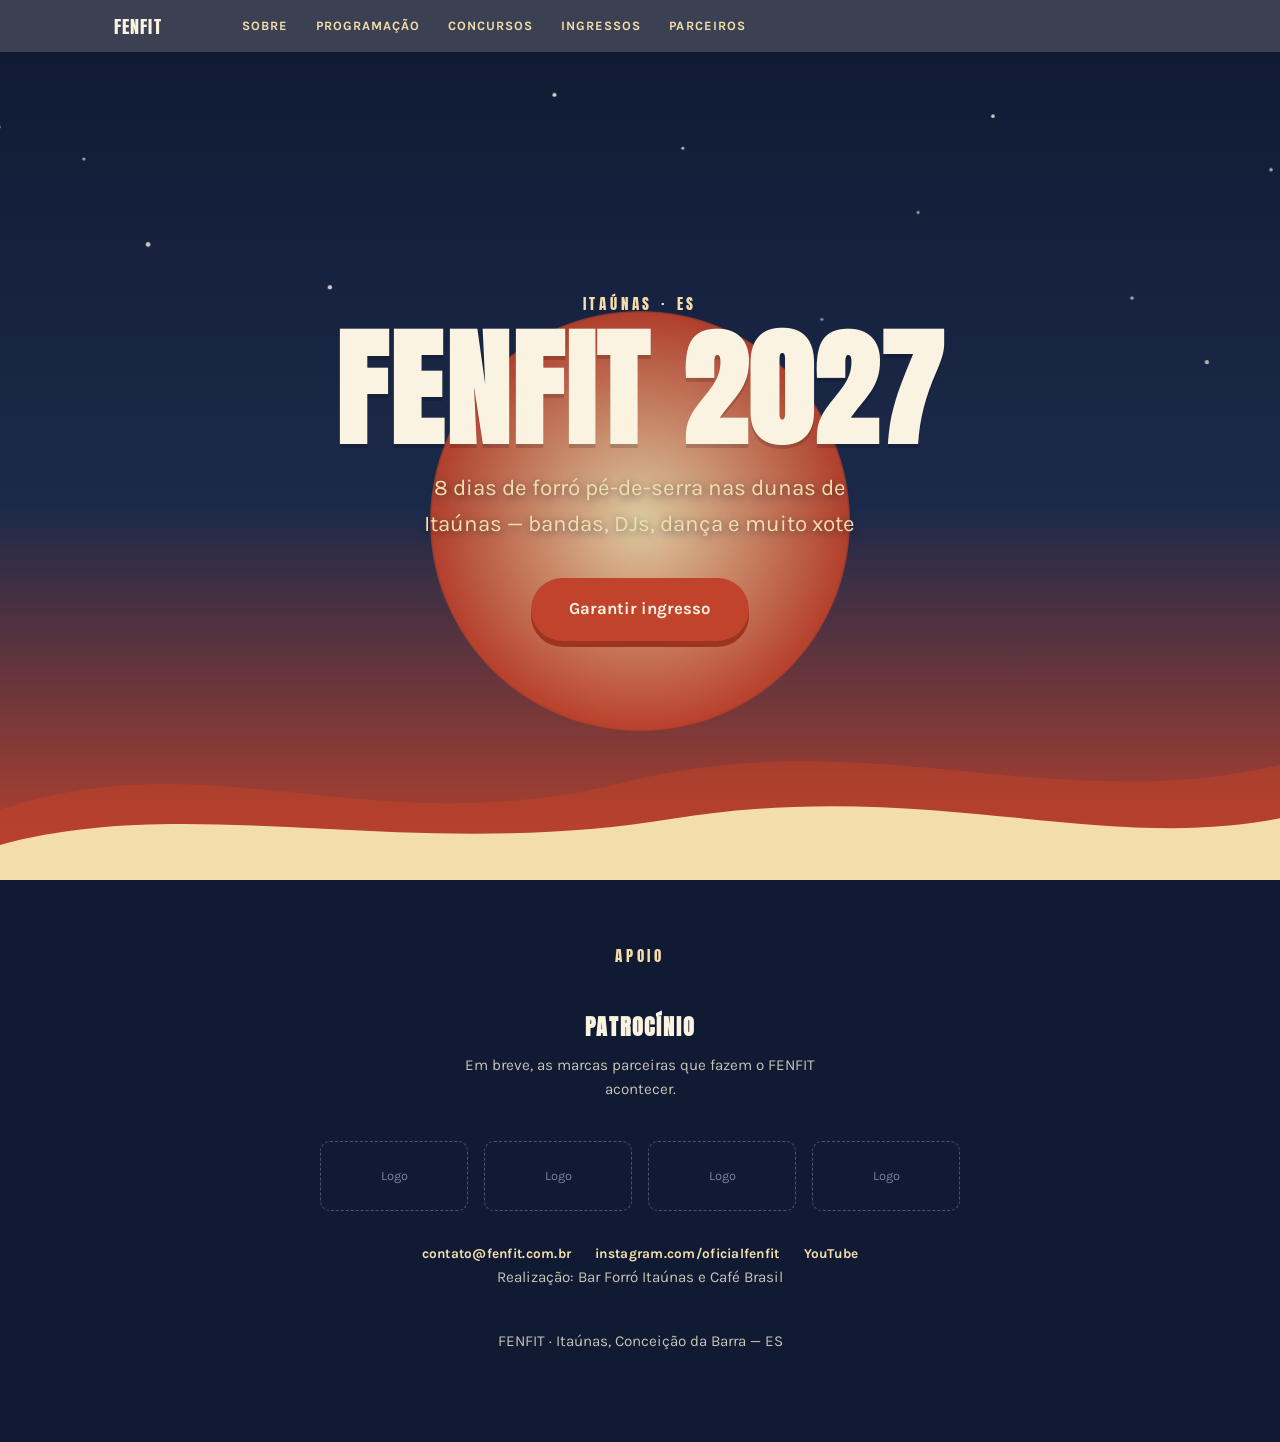
<file: index.html>
<!DOCTYPE html>
<html lang="pt-BR">
<head>
<meta charset="UTF-8">
<meta name="viewport" content="width=device-width, initial-scale=1.0">
<title>FENFIT 2027 — Festival de Forró de Itaúnas</title>
<link rel="icon" type="image/x-icon" href="img/favicon.ico">
<link rel="icon" type="image/png" sizes="32x32" href="img/favicon-32.png">
<link rel="apple-touch-icon" sizes="180x180" href="img/apple-touch-icon.png">
<meta name="description" content="8 dias de forró pé-de-serra nas dunas de Itaúnas — bandas, DJs, dança e muito xote.">
<meta property="og:title" content="FENFIT 2027 — Festival de Forró de Itaúnas">
<meta property="og:description" content="8 dias de forró pé-de-serra nas dunas de Itaúnas — bandas, DJs, dança e muito xote.">
<meta property="og:type" content="website">
<meta property="og:image" content="img/apple-touch-icon.png">
<link rel="preconnect" href="https://fonts.googleapis.com">
<link rel="preconnect" href="https://fonts.gstatic.com" crossorigin>
<link href="https://fonts.googleapis.com/css2?family=Anton&family=Karla:wght@400;500;700&display=swap" rel="stylesheet">
<link rel="stylesheet" href="css/style.css">
</head>
<body>

<nav class="navbar" id="site-nav"></nav>

<header class="hero" id="home">
  <svg class="stars" viewBox="0 0 1440 480" preserveAspectRatio="xMidYMid slice" aria-hidden="true">
    <circle cx="120" cy="70" r="2" style="--d:0s; --o:.85"/>
    <circle cx="1310" cy="110" r="1.6" style="--d:.7s; --o:.7"/>
    <circle cx="640" cy="40" r="1.8" style="--d:5s; --o:.9"/>
    <circle cx="980" cy="150" r="1.4" style="--d:5.6s; --o:.6"/>
    <circle cx="260" cy="180" r="2.2" style="--d:9.6s; --o:.8"/>
    <circle cx="1180" cy="230" r="1.6" style="--d:10.3s; --o:.65"/>
    <circle cx="760" cy="90" r="1.4" style="--d:14.4s; --o:.75"/>
    <circle cx="60" cy="260" r="1.8" style="--d:15.2s; --o:.6"/>
    <circle cx="1400" cy="200" r="1.5" style="--d:19.6s; --o:.7"/>
    <circle cx="430" cy="220" r="2" style="--d:20.5s; --o:.85"/>
    <circle cx="890" cy="250" r="1.4" style="--d:24.8s; --o:.55"/>
    <circle cx="1050" cy="60" r="1.7" style="--d:25.9s; --o:.8"/>
    <circle cx="200" cy="100" r="1.4" style="--d:30.3s; --o:.65"/>
    <circle cx="1250" cy="290" r="1.9" style="--d:31.4s; --o:.7"/>
  </svg>
  <div class="sun" aria-hidden="true"></div>
  <svg class="dunes" viewBox="0 0 1440 220" preserveAspectRatio="none" aria-hidden="true">
    <path fill="#c1432b" opacity="0.55" d="M0,140 C 240,60 420,180 700,110 C 980,40 1180,150 1440,90 L1440,220 L0,220 Z"/>
    <path fill="#f2ddab" d="M0,180 C 220,120 460,200 760,150 C 1040,105 1240,190 1440,150 L1440,220 L0,220 Z"/>
  </svg>

  <div class="hero-content">
    <p class="eyebrow">Itaúnas · ES</p>
    <h1>FENFIT 2027</h1>
    <p class="subtitle">8 dias de forró pé-de-serra nas dunas de Itaúnas — bandas, DJs, dança e muito xote</p>
    <a href="ingressos.html" class="btn btn-primary">Garantir ingresso</a>
  </div>
</header>

<footer class="patrocinio" id="site-footer"></footer>

<script src="js/partials.js"></script>
<script src="js/script.js"></script>
</body>
</html>
</file>
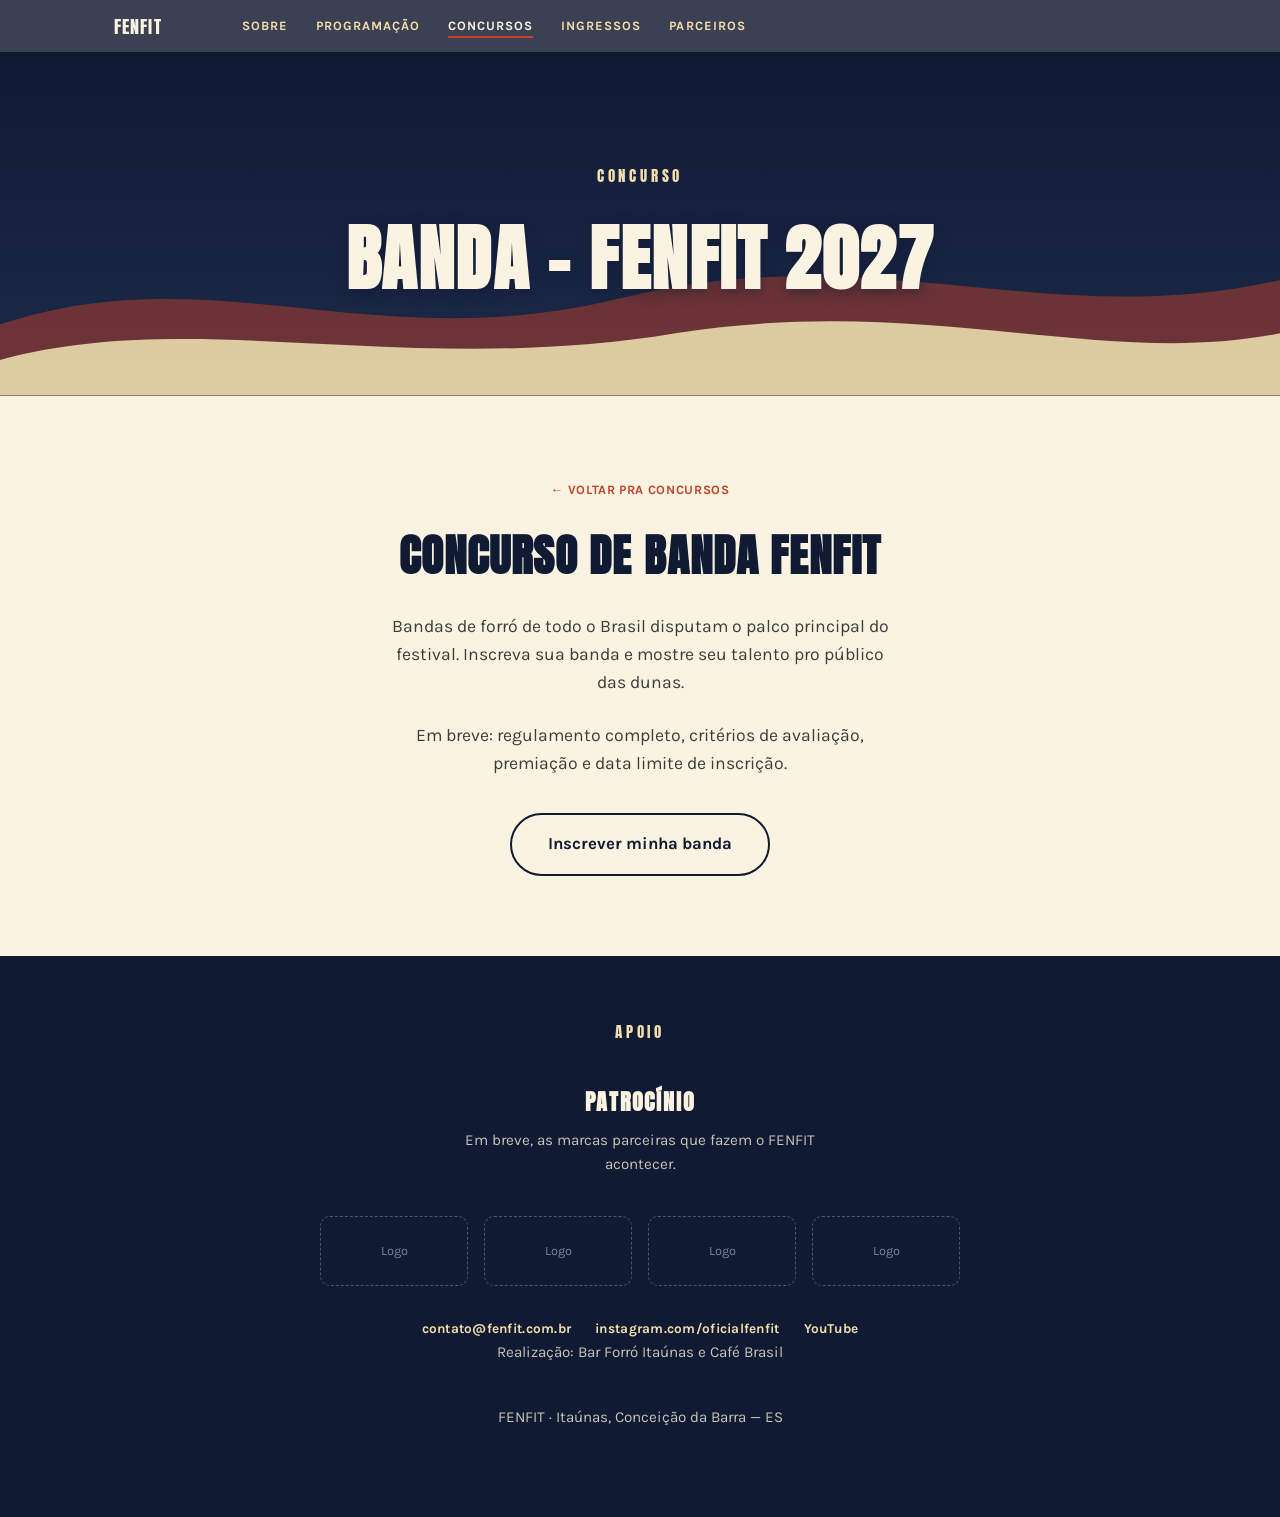
<file: concurso-banda.html>
<!DOCTYPE html>
<html lang="pt-BR">
<head>
<meta charset="UTF-8">
<meta name="viewport" content="width=device-width, initial-scale=1.0">
<title>Concurso de Banda — FENFIT 2027</title>
<link rel="icon" type="image/x-icon" href="img/favicon.ico">
<link rel="icon" type="image/png" sizes="32x32" href="img/favicon-32.png">
<link rel="apple-touch-icon" sizes="180x180" href="img/apple-touch-icon.png">
<meta name="description" content="Bandas de forró de todo o Brasil disputam o palco principal do FENFIT 2027. Inscreva a sua.">
<meta property="og:title" content="Concurso de Banda — FENFIT 2027">
<meta property="og:description" content="Bandas de forró de todo o Brasil disputam o palco principal do FENFIT 2027. Inscreva a sua.">
<meta property="og:type" content="website">
<meta property="og:image" content="img/apple-touch-icon.png">
<link rel="preconnect" href="https://fonts.googleapis.com">
<link rel="preconnect" href="https://fonts.gstatic.com" crossorigin>
<link href="https://fonts.googleapis.com/css2?family=Anton&family=Karla:wght@400;500;700&display=swap" rel="stylesheet">
<link rel="stylesheet" href="css/style.css">
</head>
<body>

<nav class="navbar" id="site-nav"></nav>

<header class="page-hero">
  <svg class="dunes-mini" viewBox="0 0 1440 220" preserveAspectRatio="none" aria-hidden="true">
    <path fill="#c1432b" opacity="0.55" d="M0,140 C 240,60 420,180 700,110 C 980,40 1180,150 1440,90 L1440,220 L0,220 Z"/>
    <path fill="#f2ddab" d="M0,180 C 220,120 460,200 760,150 C 1040,105 1240,190 1440,150 L1440,220 L0,220 Z"/>
  </svg>
  <p class="eyebrow">Concurso</p>
  <h1>Banda - FENFIT 2027</h1>
</header>

<section class="page-content">
  <a href="concursos.html" class="breadcrumb breadcrumb-dark">← Voltar pra Concursos</a>
  <h2>Concurso de Banda FENFIT</h2>
  <p>Bandas de forró de todo o Brasil disputam o palco principal do festival. Inscreva sua banda e mostre seu talento pro público das dunas.</p>
  <p>Em breve: regulamento completo, critérios de avaliação, premiação e data limite de inscrição.</p>
  <a href="#" class="btn btn-outline">Inscrever minha banda</a>
</section>

<footer class="patrocinio" id="site-footer"></footer>

<script src="js/partials.js"></script>
<script src="js/script.js"></script>
</body>
</html>
</file>
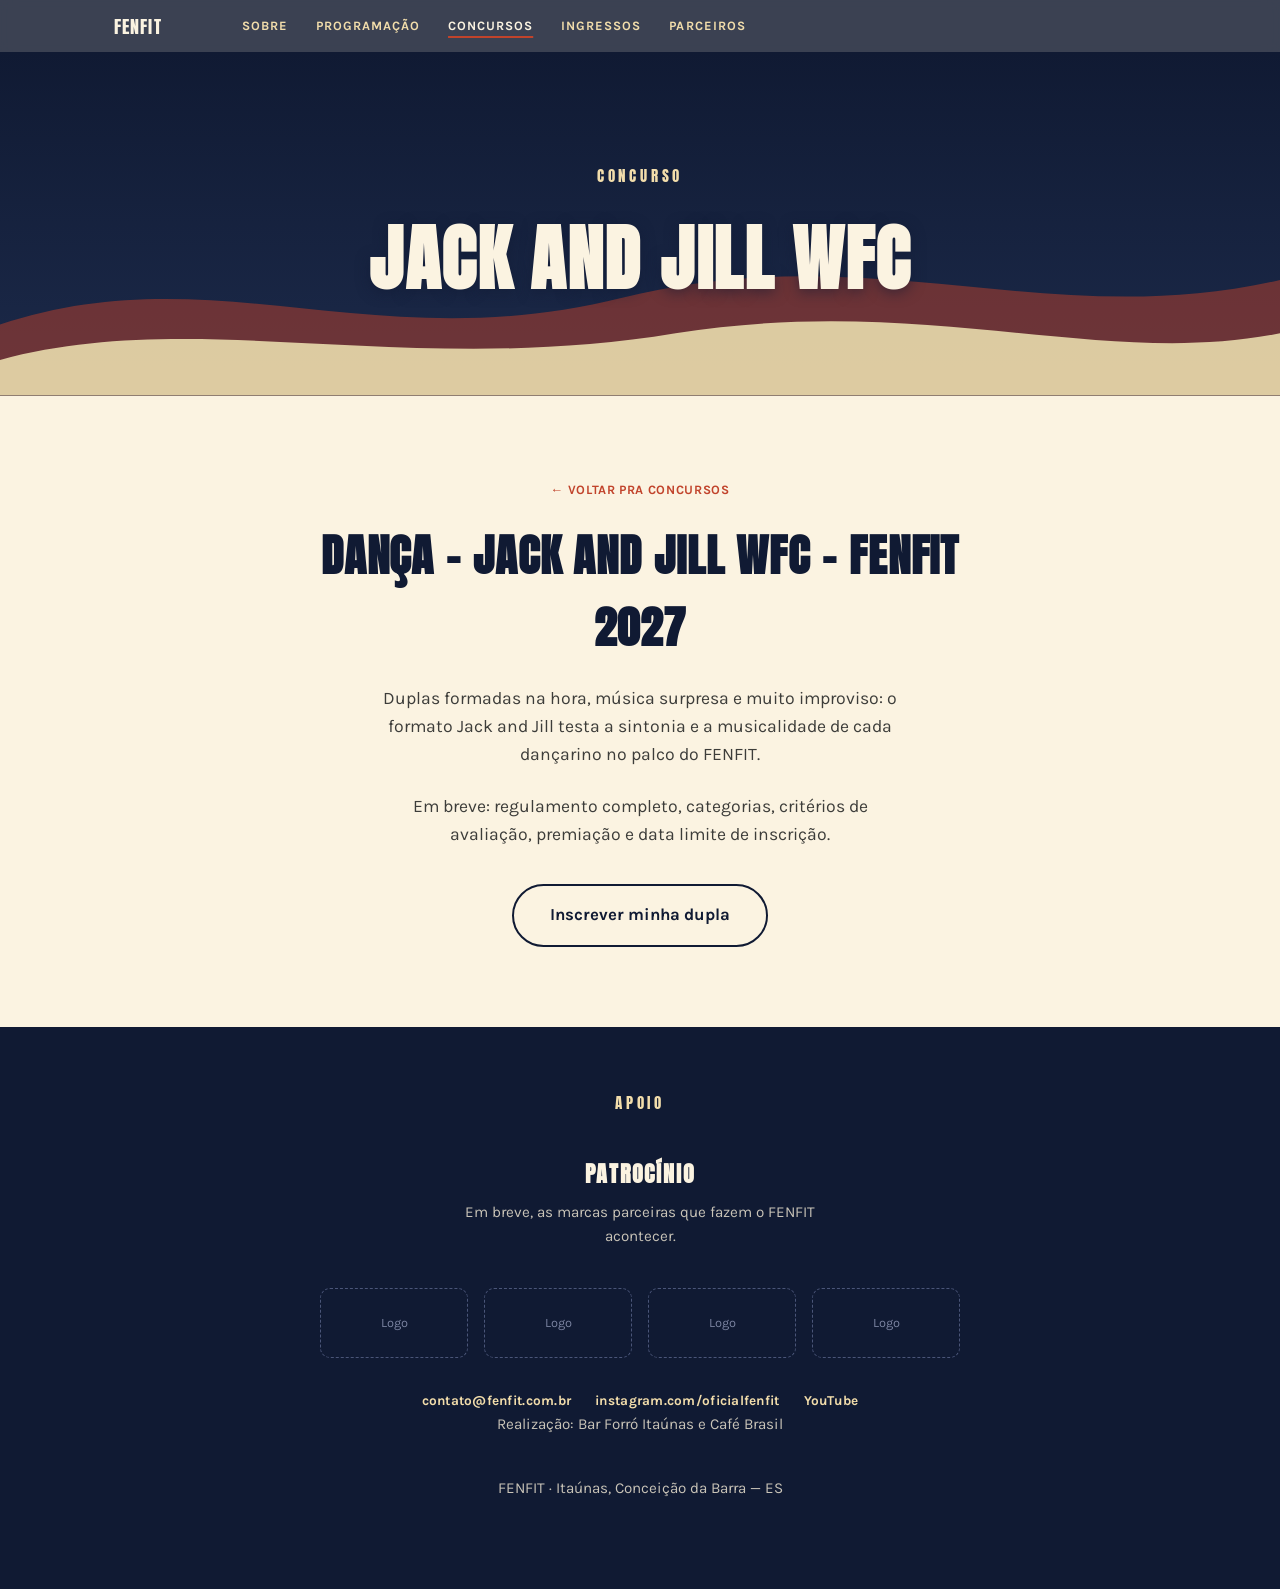
<file: concurso-danca.html>
<!DOCTYPE html>
<html lang="pt-BR">
<head>
<meta charset="UTF-8">
<meta name="viewport" content="width=device-width, initial-scale=1.0">
<title>Concurso de Dança — Jack and Jill WFC — FENFIT 2027</title>
<link rel="icon" type="image/x-icon" href="img/favicon.ico">
<link rel="icon" type="image/png" sizes="32x32" href="img/favicon-32.png">
<link rel="apple-touch-icon" sizes="180x180" href="img/apple-touch-icon.png">
<meta name="description" content="O concurso de dança Jack and Jill WFC chega ao FENFIT 2027. Inscreva sua dupla.">
<meta property="og:title" content="Concurso de Dança — Jack and Jill WFC — FENFIT 2027">
<meta property="og:description" content="O concurso de dança Jack and Jill WFC chega ao FENFIT 2027. Inscreva sua dupla.">
<meta property="og:type" content="website">
<meta property="og:image" content="img/apple-touch-icon.png">
<link rel="preconnect" href="https://fonts.googleapis.com">
<link rel="preconnect" href="https://fonts.gstatic.com" crossorigin>
<link href="https://fonts.googleapis.com/css2?family=Anton&family=Karla:wght@400;500;700&display=swap" rel="stylesheet">
<link rel="stylesheet" href="css/style.css">
</head>
<body>

<nav class="navbar" id="site-nav"></nav>

<header class="page-hero">
  <svg class="dunes-mini" viewBox="0 0 1440 220" preserveAspectRatio="none" aria-hidden="true">
    <path fill="#c1432b" opacity="0.55" d="M0,140 C 240,60 420,180 700,110 C 980,40 1180,150 1440,90 L1440,220 L0,220 Z"/>
    <path fill="#f2ddab" d="M0,180 C 220,120 460,200 760,150 C 1040,105 1240,190 1440,150 L1440,220 L0,220 Z"/>
  </svg>
  <p class="eyebrow">Concurso</p>
  <h1>Jack and Jill WFC</h1>
</header>

<section class="page-content">
  <a href="concursos.html" class="breadcrumb breadcrumb-dark">← Voltar pra Concursos</a>
  <h2>Dança - JACK AND JILL WFC - FENFIT 2027</h2>
  <p>Duplas formadas na hora, música surpresa e muito improviso: o formato Jack and Jill testa a sintonia e a musicalidade de cada dançarino no palco do FENFIT.</p>
  <p>Em breve: regulamento completo, categorias, critérios de avaliação, premiação e data limite de inscrição.</p>
  <a href="#" class="btn btn-outline">Inscrever minha dupla</a>
</section>

<footer class="patrocinio" id="site-footer"></footer>

<script src="js/partials.js"></script>
<script src="js/script.js"></script>
</body>
</html>
</file>
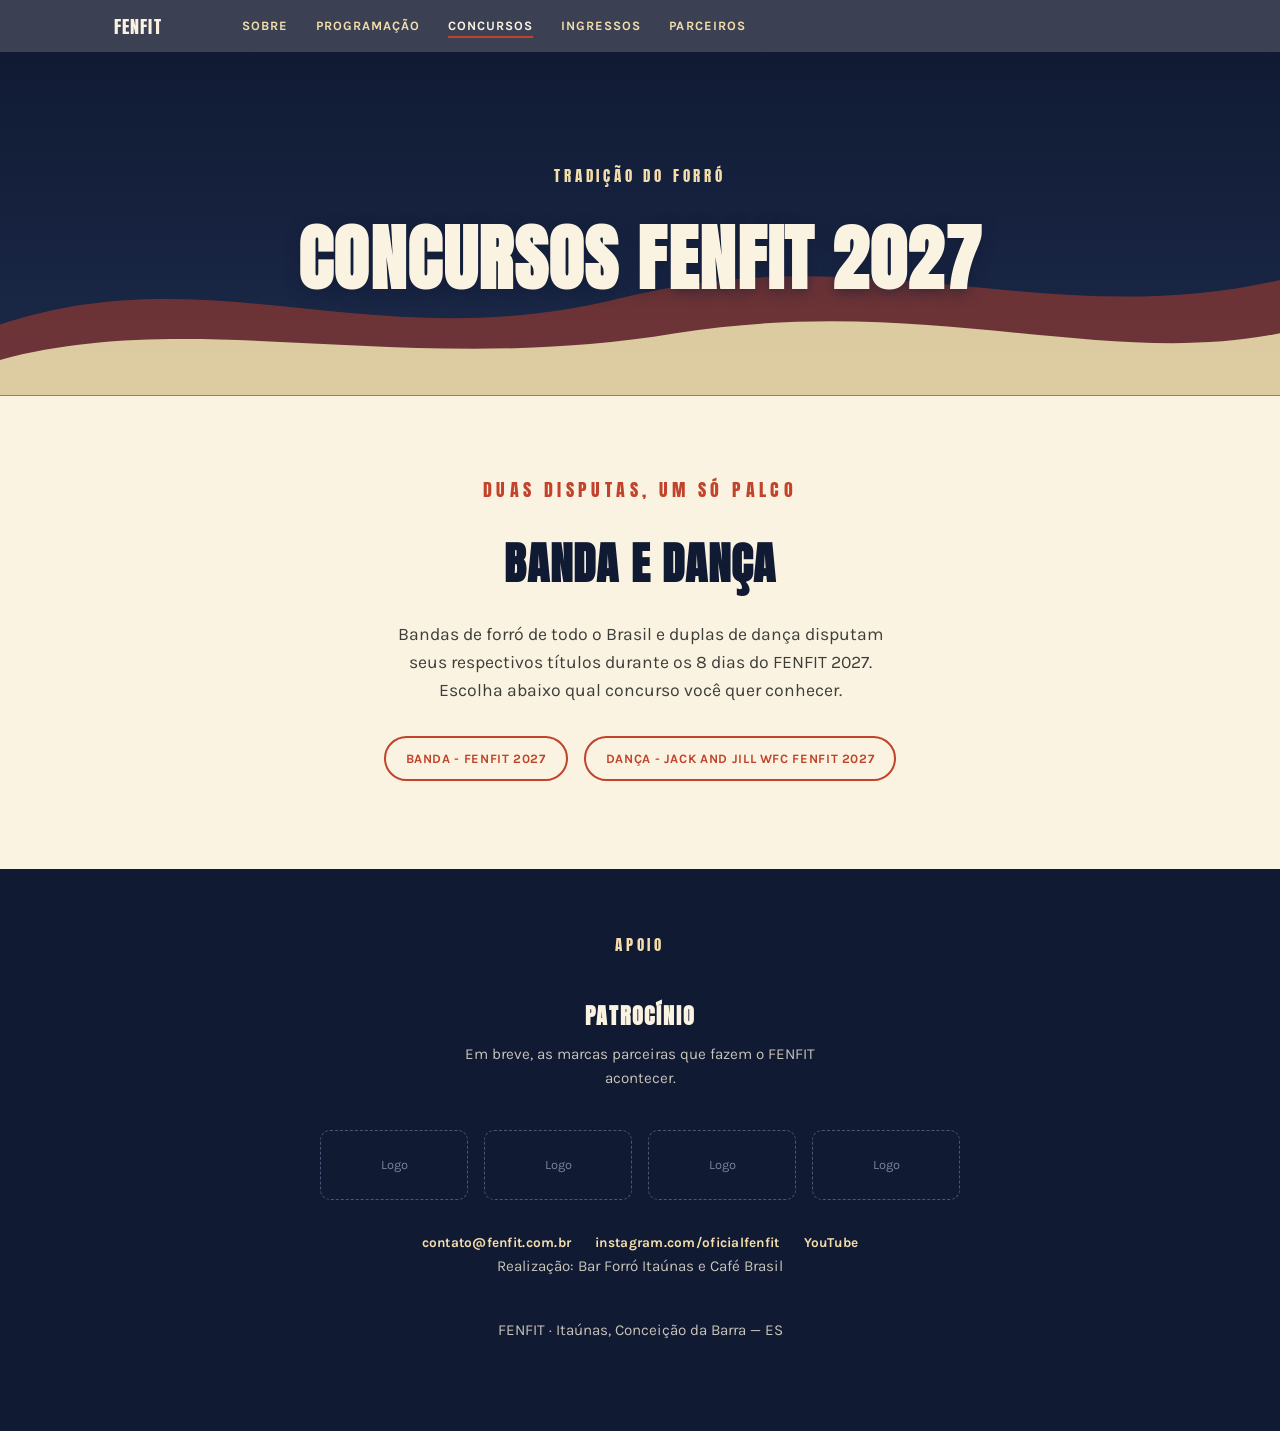
<file: concursos.html>
<!DOCTYPE html>
<html lang="pt-BR">
<head>
<meta charset="UTF-8">
<meta name="viewport" content="width=device-width, initial-scale=1.0">
<title>Concursos — FENFIT 2027</title>
<link rel="icon" type="image/x-icon" href="img/favicon.ico">
<link rel="icon" type="image/png" sizes="32x32" href="img/favicon-32.png">
<link rel="apple-touch-icon" sizes="180x180" href="img/apple-touch-icon.png">
<meta name="description" content="Concurso de Banda FENFIT e Jack and Jill WFC: as disputas que agitam o palco do festival.">
<meta property="og:title" content="Concursos — FENFIT 2027">
<meta property="og:description" content="Concurso de Banda FENFIT e Jack and Jill WFC: as disputas que agitam o palco do festival.">
<meta property="og:type" content="website">
<meta property="og:image" content="img/apple-touch-icon.png">
<link rel="preconnect" href="https://fonts.googleapis.com">
<link rel="preconnect" href="https://fonts.gstatic.com" crossorigin>
<link href="https://fonts.googleapis.com/css2?family=Anton&family=Karla:wght@400;500;700&display=swap" rel="stylesheet">
<link rel="stylesheet" href="css/style.css">
</head>
<body>

<nav class="navbar" id="site-nav"></nav>

<header class="page-hero">
  <svg class="dunes-mini" viewBox="0 0 1440 220" preserveAspectRatio="none" aria-hidden="true">
    <path fill="#c1432b" opacity="0.55" d="M0,140 C 240,60 420,180 700,110 C 980,40 1180,150 1440,90 L1440,220 L0,220 Z"/>
    <path fill="#f2ddab" d="M0,180 C 220,120 460,200 760,150 C 1040,105 1240,190 1440,150 L1440,220 L0,220 Z"/>
  </svg>
  <p class="eyebrow">Tradição do forró</p>
  <h1>Concursos FENFIT 2027</h1>
</header>

<section class="page-content">
  <p class="eyebrow">Duas disputas, um só palco</p>
  <h2>Banda e Dança</h2>
  <p>Bandas de forró de todo o Brasil e duplas de dança disputam seus respectivos títulos durante os 8 dias do FENFIT 2027. Escolha abaixo qual concurso você quer conhecer.</p>
  <div class="concurso-submenu">
    <a href="concurso-banda.html">Banda - FENFIT 2027</a>
    <a href="concurso-danca.html">Dança - JACK AND JILL WFC FENFIT 2027</a>
  </div>
</section>

<footer class="patrocinio" id="site-footer"></footer>

<script src="js/partials.js"></script>
<script src="js/script.js"></script>
</body>
</html>
</file>
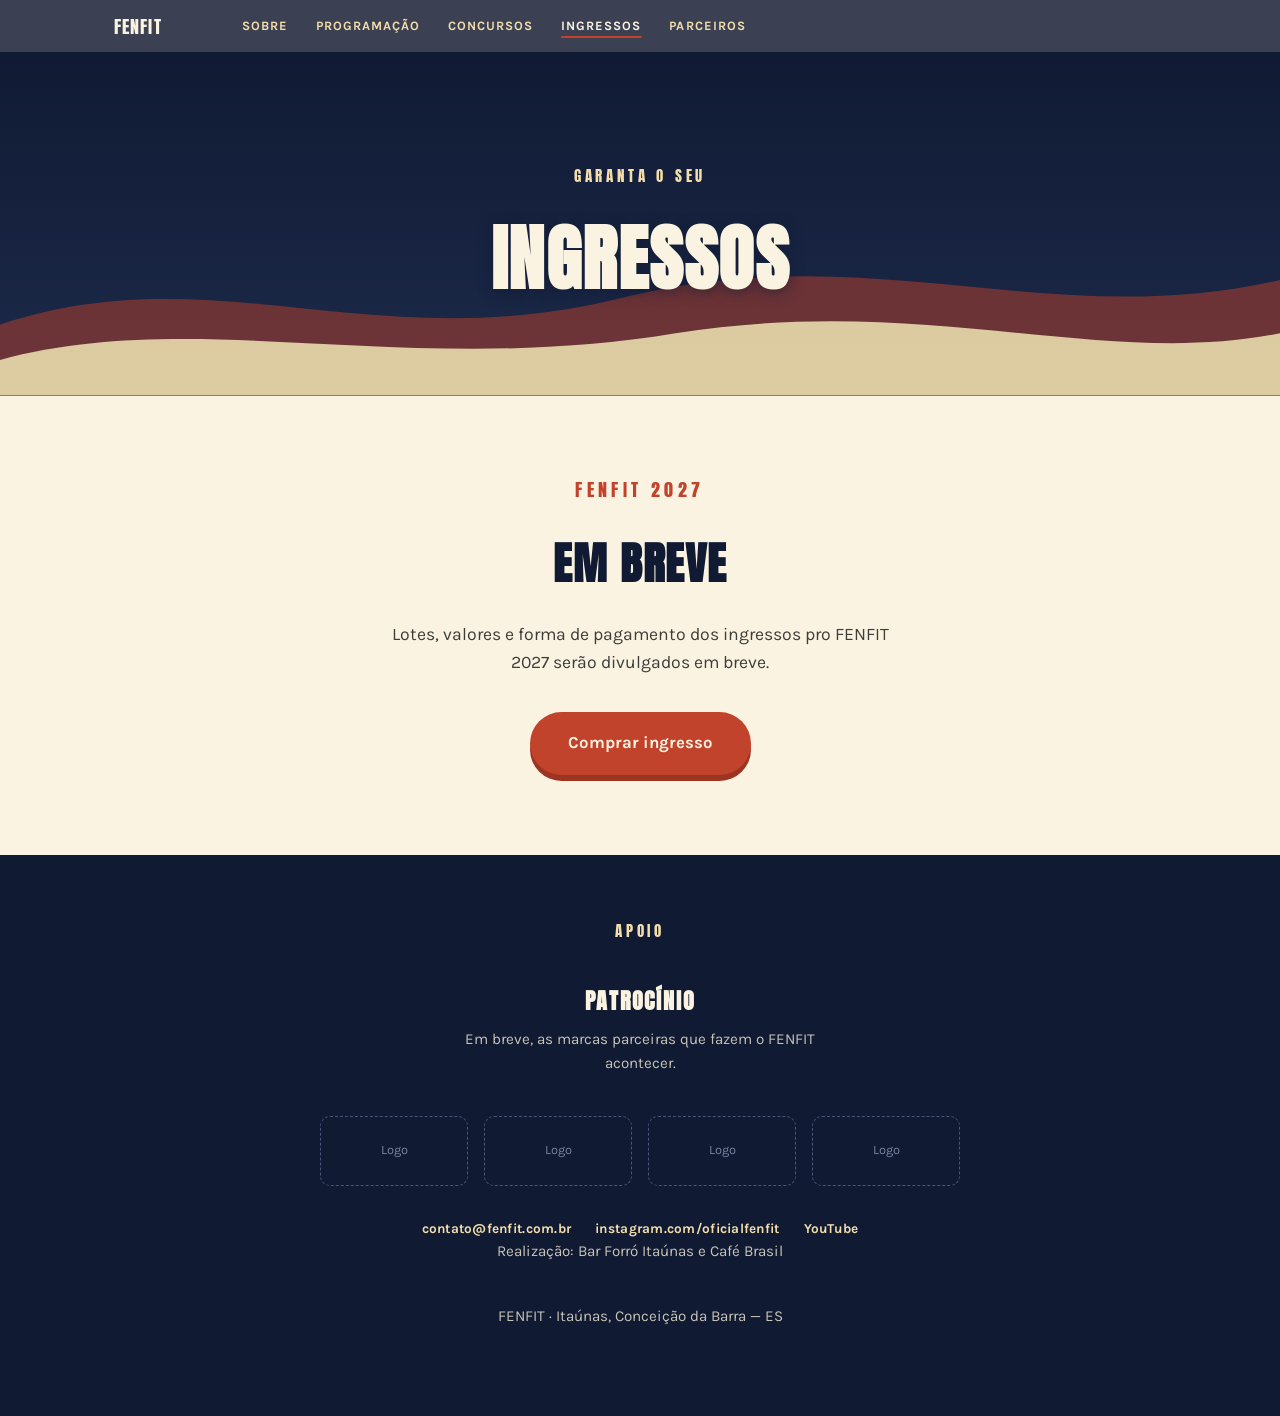
<file: ingressos.html>
<!DOCTYPE html>
<html lang="pt-BR">
<head>
<meta charset="UTF-8">
<meta name="viewport" content="width=device-width, initial-scale=1.0">
<title>Ingressos — FENFIT 2027</title>
<link rel="icon" type="image/x-icon" href="img/favicon.ico">
<link rel="icon" type="image/png" sizes="32x32" href="img/favicon-32.png">
<link rel="apple-touch-icon" sizes="180x180" href="img/apple-touch-icon.png">
<meta name="description" content="Garanta seu ingresso pro FENFIT 2027, 8 dias de forró nas dunas de Itaúnas.">
<meta property="og:title" content="Ingressos — FENFIT 2027">
<meta property="og:description" content="Garanta seu ingresso pro FENFIT 2027, 8 dias de forró nas dunas de Itaúnas.">
<meta property="og:type" content="website">
<meta property="og:image" content="img/apple-touch-icon.png">
<link rel="preconnect" href="https://fonts.googleapis.com">
<link rel="preconnect" href="https://fonts.gstatic.com" crossorigin>
<link href="https://fonts.googleapis.com/css2?family=Anton&family=Karla:wght@400;500;700&display=swap" rel="stylesheet">
<link rel="stylesheet" href="css/style.css">
</head>
<body>

<nav class="navbar" id="site-nav"></nav>

<header class="page-hero">
  <svg class="dunes-mini" viewBox="0 0 1440 220" preserveAspectRatio="none" aria-hidden="true">
    <path fill="#c1432b" opacity="0.55" d="M0,140 C 240,60 420,180 700,110 C 980,40 1180,150 1440,90 L1440,220 L0,220 Z"/>
    <path fill="#f2ddab" d="M0,180 C 220,120 460,200 760,150 C 1040,105 1240,190 1440,150 L1440,220 L0,220 Z"/>
  </svg>
  <p class="eyebrow">Garanta o seu</p>
  <h1>Ingressos</h1>
</header>

<section class="page-content">
  <p class="eyebrow">FENFIT 2027</p>
  <h2>Em breve</h2>
  <p>Lotes, valores e forma de pagamento dos ingressos pro FENFIT 2027 serão divulgados em breve.</p>
  <a href="#" class="btn btn-primary">Comprar ingresso</a>
</section>

<footer class="patrocinio" id="site-footer"></footer>

<script src="js/partials.js"></script>
<script src="js/script.js"></script>
</body>
</html>
</file>
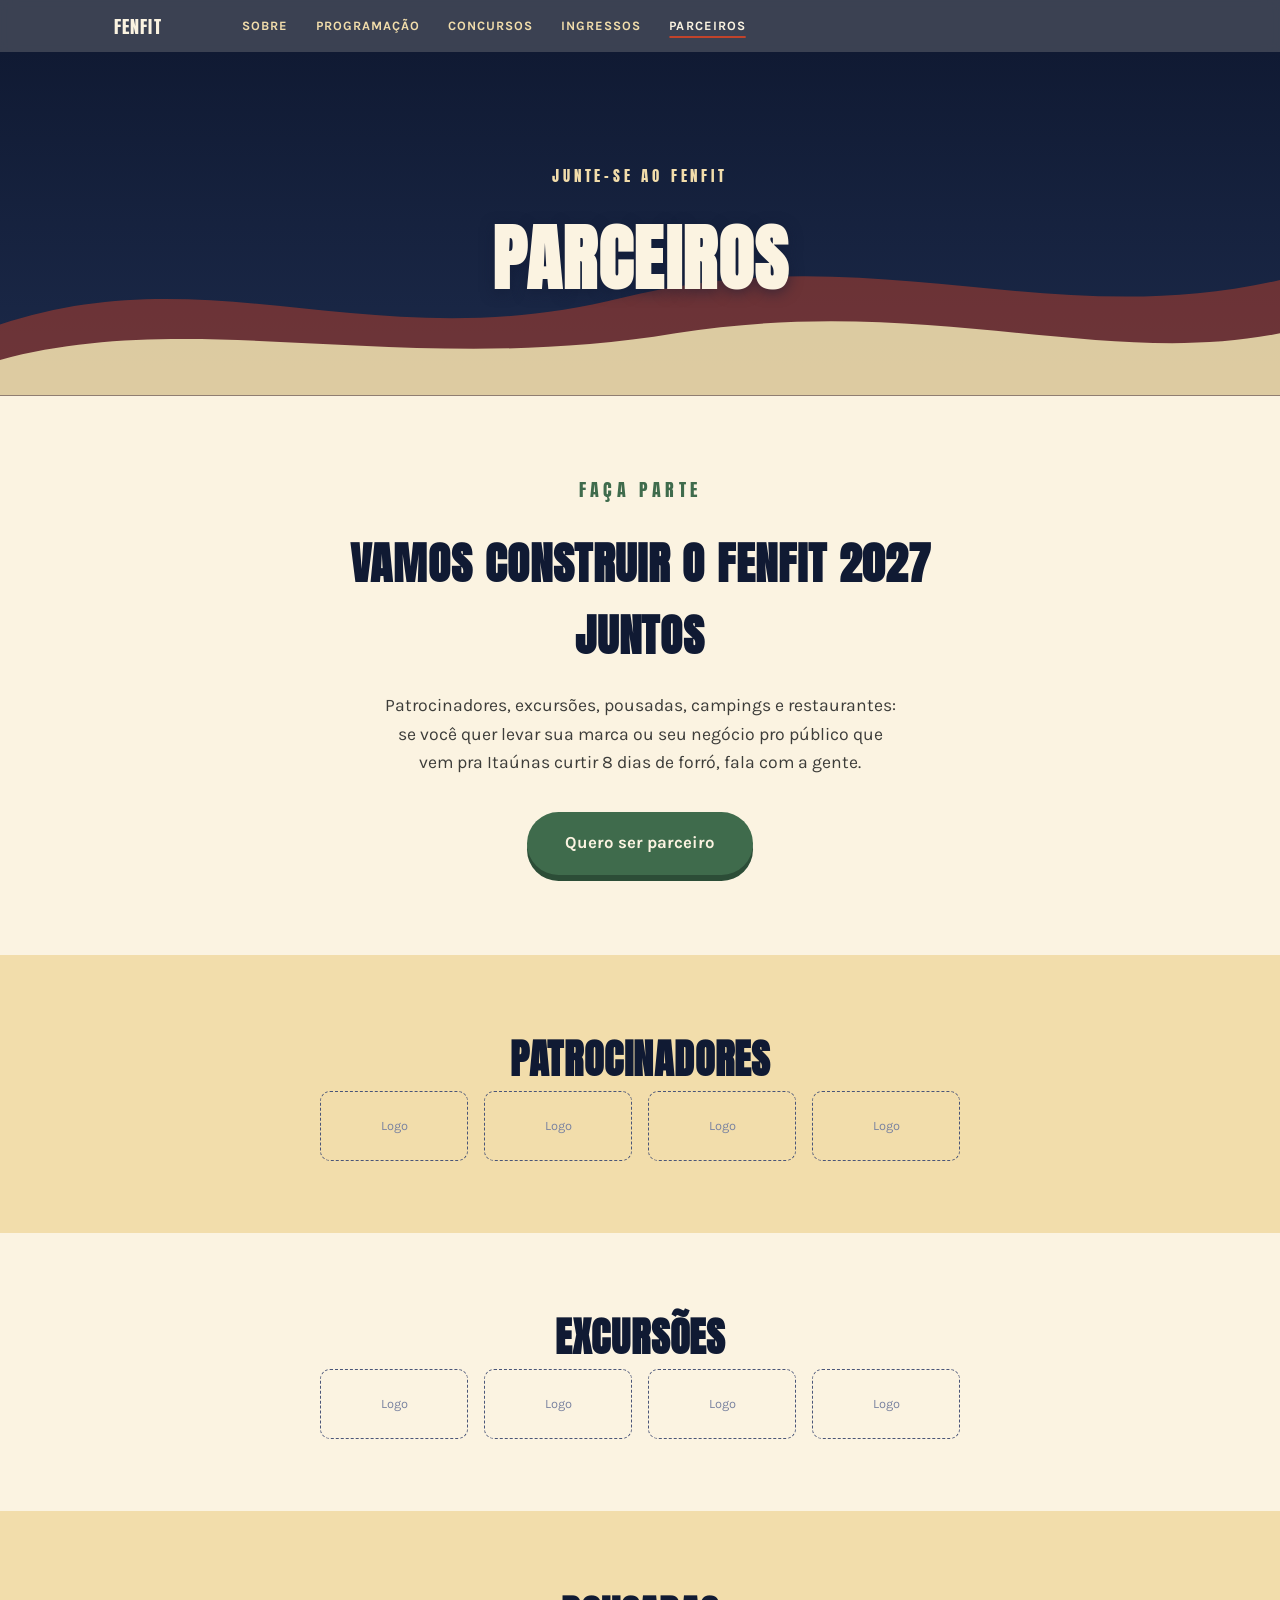
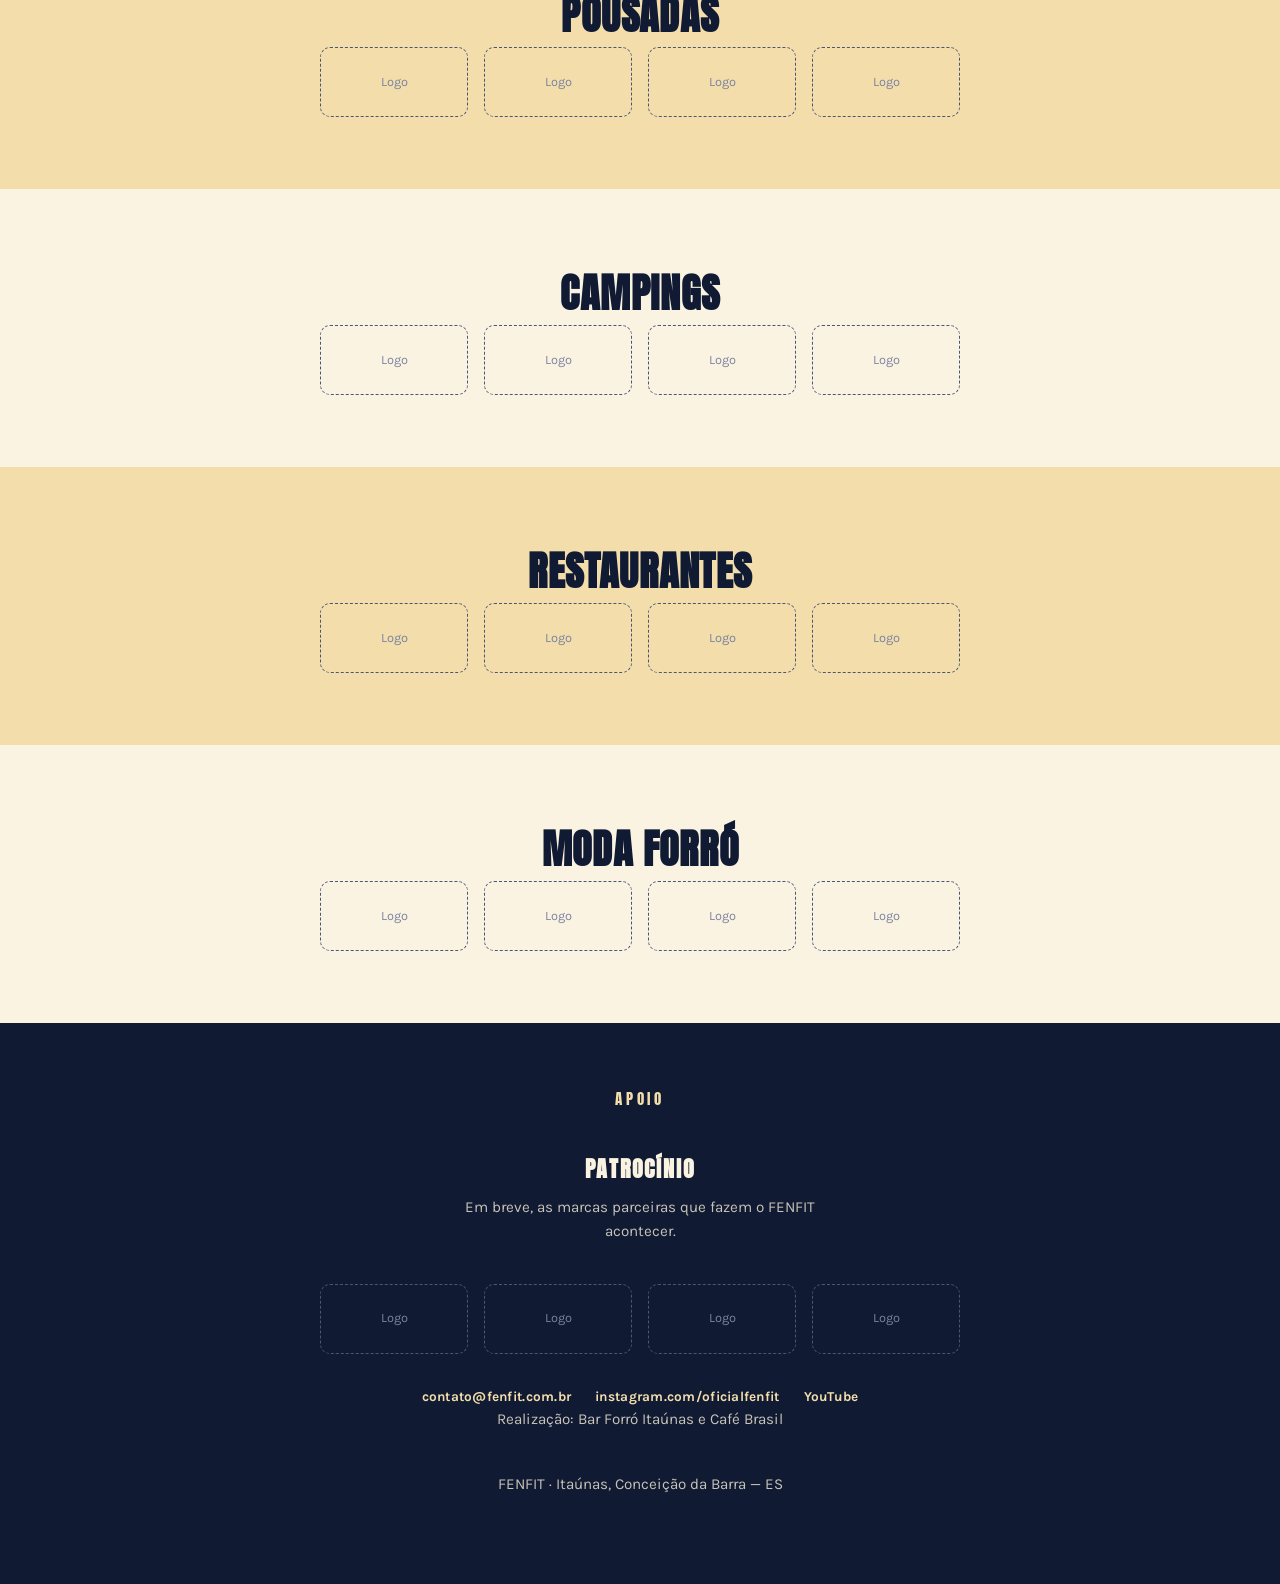
<file: parceiros.html>
<!DOCTYPE html>
<html lang="pt-BR">
<head>
<meta charset="UTF-8">
<meta name="viewport" content="width=device-width, initial-scale=1.0">
<title>Parceiros — FENFIT 2027</title>
<link rel="icon" type="image/x-icon" href="img/favicon.ico">
<link rel="icon" type="image/png" sizes="32x32" href="img/favicon-32.png">
<link rel="apple-touch-icon" sizes="180x180" href="img/apple-touch-icon.png">
<meta name="description" content="Patrocinadores, excursões, pousadas, campings, restaurantes e moda forró: faça parte do FENFIT 2027.">
<meta property="og:title" content="Parceiros — FENFIT 2027">
<meta property="og:description" content="Patrocinadores, excursões, pousadas, campings, restaurantes e moda forró: faça parte do FENFIT 2027.">
<meta property="og:type" content="website">
<meta property="og:image" content="img/apple-touch-icon.png">
<link rel="preconnect" href="https://fonts.googleapis.com">
<link rel="preconnect" href="https://fonts.gstatic.com" crossorigin>
<link href="https://fonts.googleapis.com/css2?family=Anton&family=Karla:wght@400;500;700&display=swap" rel="stylesheet">
<link rel="stylesheet" href="css/style.css">
</head>
<body>

<nav class="navbar" id="site-nav"></nav>

<header class="page-hero">
  <svg class="dunes-mini" viewBox="0 0 1440 220" preserveAspectRatio="none" aria-hidden="true">
    <path fill="#c1432b" opacity="0.55" d="M0,140 C 240,60 420,180 700,110 C 980,40 1180,150 1440,90 L1440,220 L0,220 Z"/>
    <path fill="#f2ddab" d="M0,180 C 220,120 460,200 760,150 C 1040,105 1240,190 1440,150 L1440,220 L0,220 Z"/>
  </svg>
  <p class="eyebrow">Junte-se ao FENFIT</p>
  <h1>Parceiros</h1>
</header>

<section class="page-content">
  <p class="eyebrow">Faça parte</p>
  <h2>Vamos construir o FENFIT 2027 juntos</h2>
  <p>Patrocinadores, excursões, pousadas, campings e restaurantes: se você quer levar sua marca ou seu negócio pro público que vem pra Itaúnas curtir 8 dias de forró, fala com a gente.</p>
  <a href="mailto:contato@fenfit.com.br" class="btn btn-primary">Quero ser parceiro</a>
</section>

<section class="prog-section tint" id="patrocinadores">
  <div class="inner">
    <h2>Patrocinadores</h2>
    <div class="sponsor-grid">
      <div class="sponsor-slot">Logo</div>
      <div class="sponsor-slot">Logo</div>
      <div class="sponsor-slot">Logo</div>
      <div class="sponsor-slot">Logo</div>
    </div>
  </div>
</section>

<section class="prog-section" id="excursoes">
  <div class="inner">
    <h2>Excursões</h2>
    <div class="sponsor-grid">
      <div class="sponsor-slot">Logo</div>
      <div class="sponsor-slot">Logo</div>
      <div class="sponsor-slot">Logo</div>
      <div class="sponsor-slot">Logo</div>
    </div>
  </div>
</section>

<section class="prog-section tint" id="pousadas">
  <div class="inner">
    <h2>Pousadas</h2>
    <div class="sponsor-grid">
      <div class="sponsor-slot">Logo</div>
      <div class="sponsor-slot">Logo</div>
      <div class="sponsor-slot">Logo</div>
      <div class="sponsor-slot">Logo</div>
    </div>
  </div>
</section>

<section class="prog-section" id="campings">
  <div class="inner">
    <h2>Campings</h2>
    <div class="sponsor-grid">
      <div class="sponsor-slot">Logo</div>
      <div class="sponsor-slot">Logo</div>
      <div class="sponsor-slot">Logo</div>
      <div class="sponsor-slot">Logo</div>
    </div>
  </div>
</section>

<section class="prog-section tint" id="restaurantes">
  <div class="inner">
    <h2>Restaurantes</h2>
    <div class="sponsor-grid">
      <div class="sponsor-slot">Logo</div>
      <div class="sponsor-slot">Logo</div>
      <div class="sponsor-slot">Logo</div>
      <div class="sponsor-slot">Logo</div>
    </div>
  </div>
</section>

<section class="prog-section" id="moda-forro">
  <div class="inner">
    <h2>Moda Forró</h2>
    <div class="sponsor-grid">
      <div class="sponsor-slot">Logo</div>
      <div class="sponsor-slot">Logo</div>
      <div class="sponsor-slot">Logo</div>
      <div class="sponsor-slot">Logo</div>
    </div>
  </div>
</section>

<footer class="patrocinio" id="site-footer"></footer>

<script src="js/partials.js"></script>
<script src="js/script.js"></script>
</body>
</html>
</file>
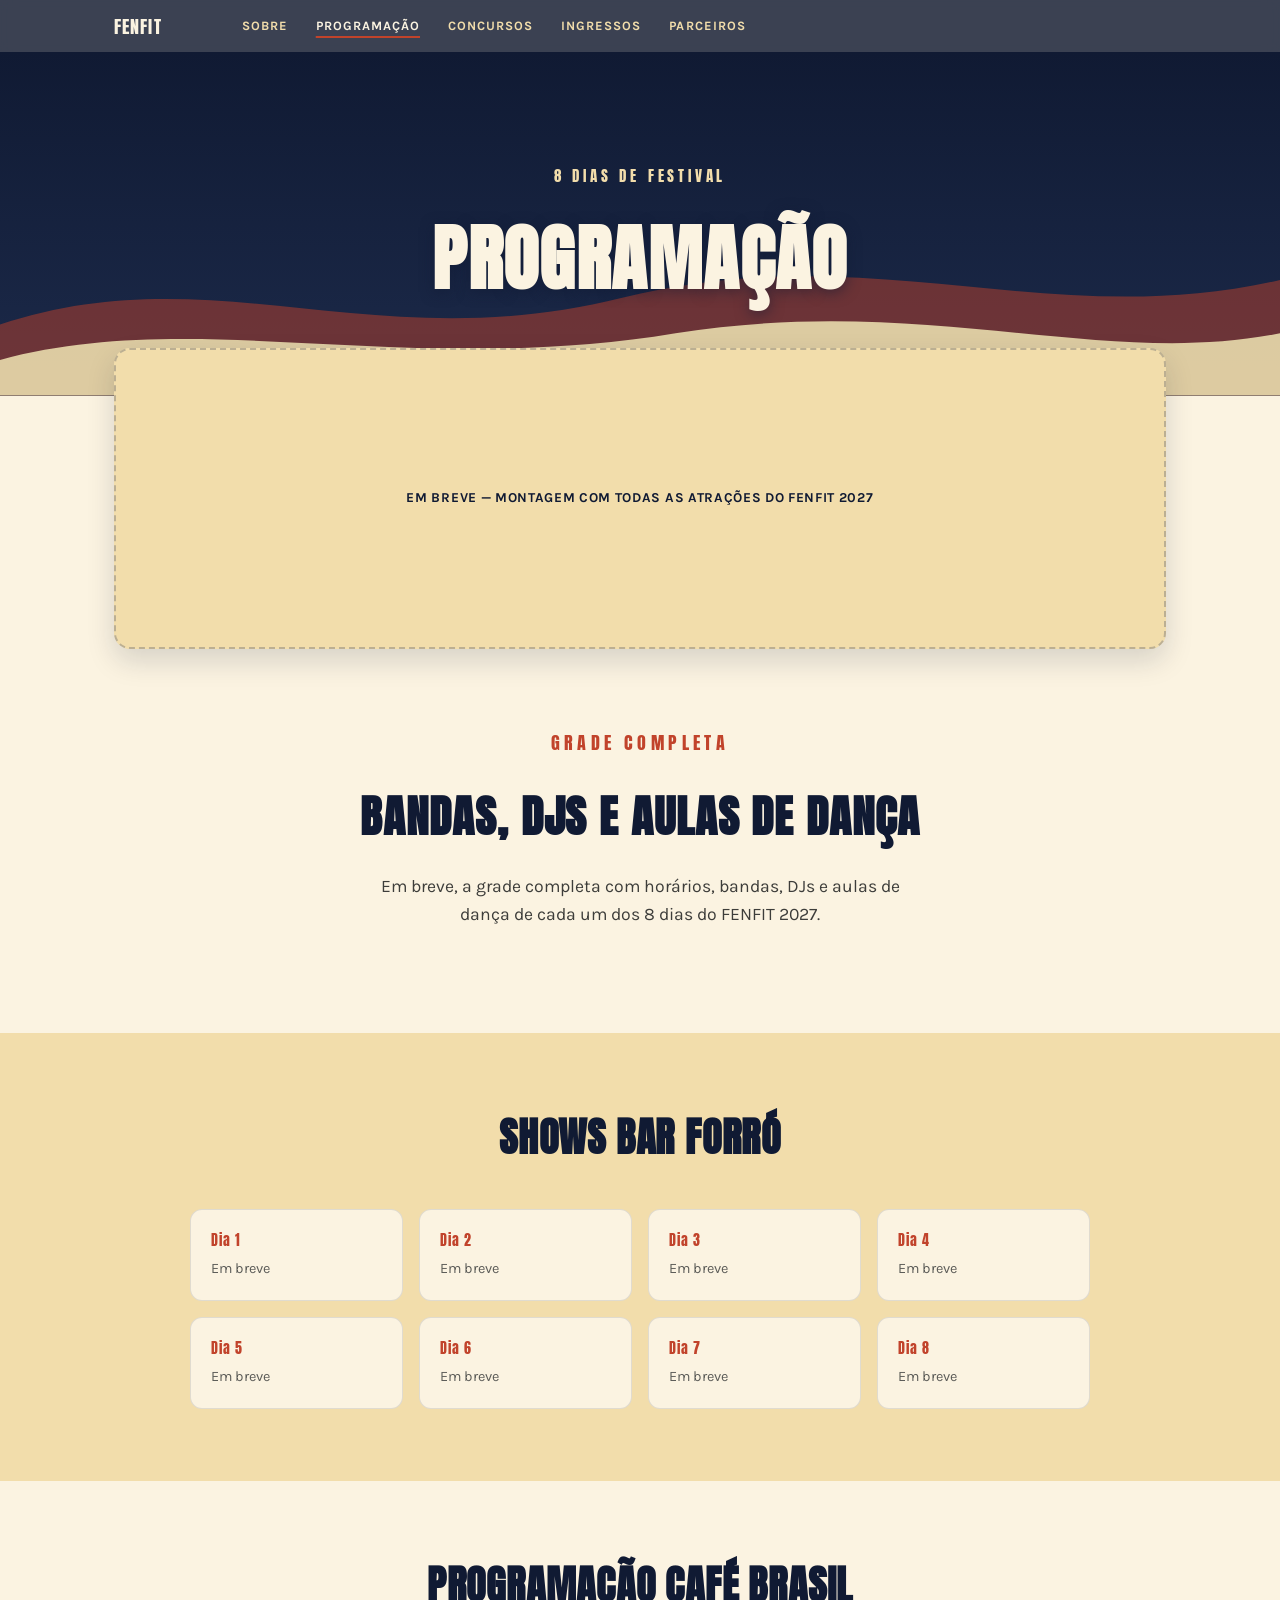
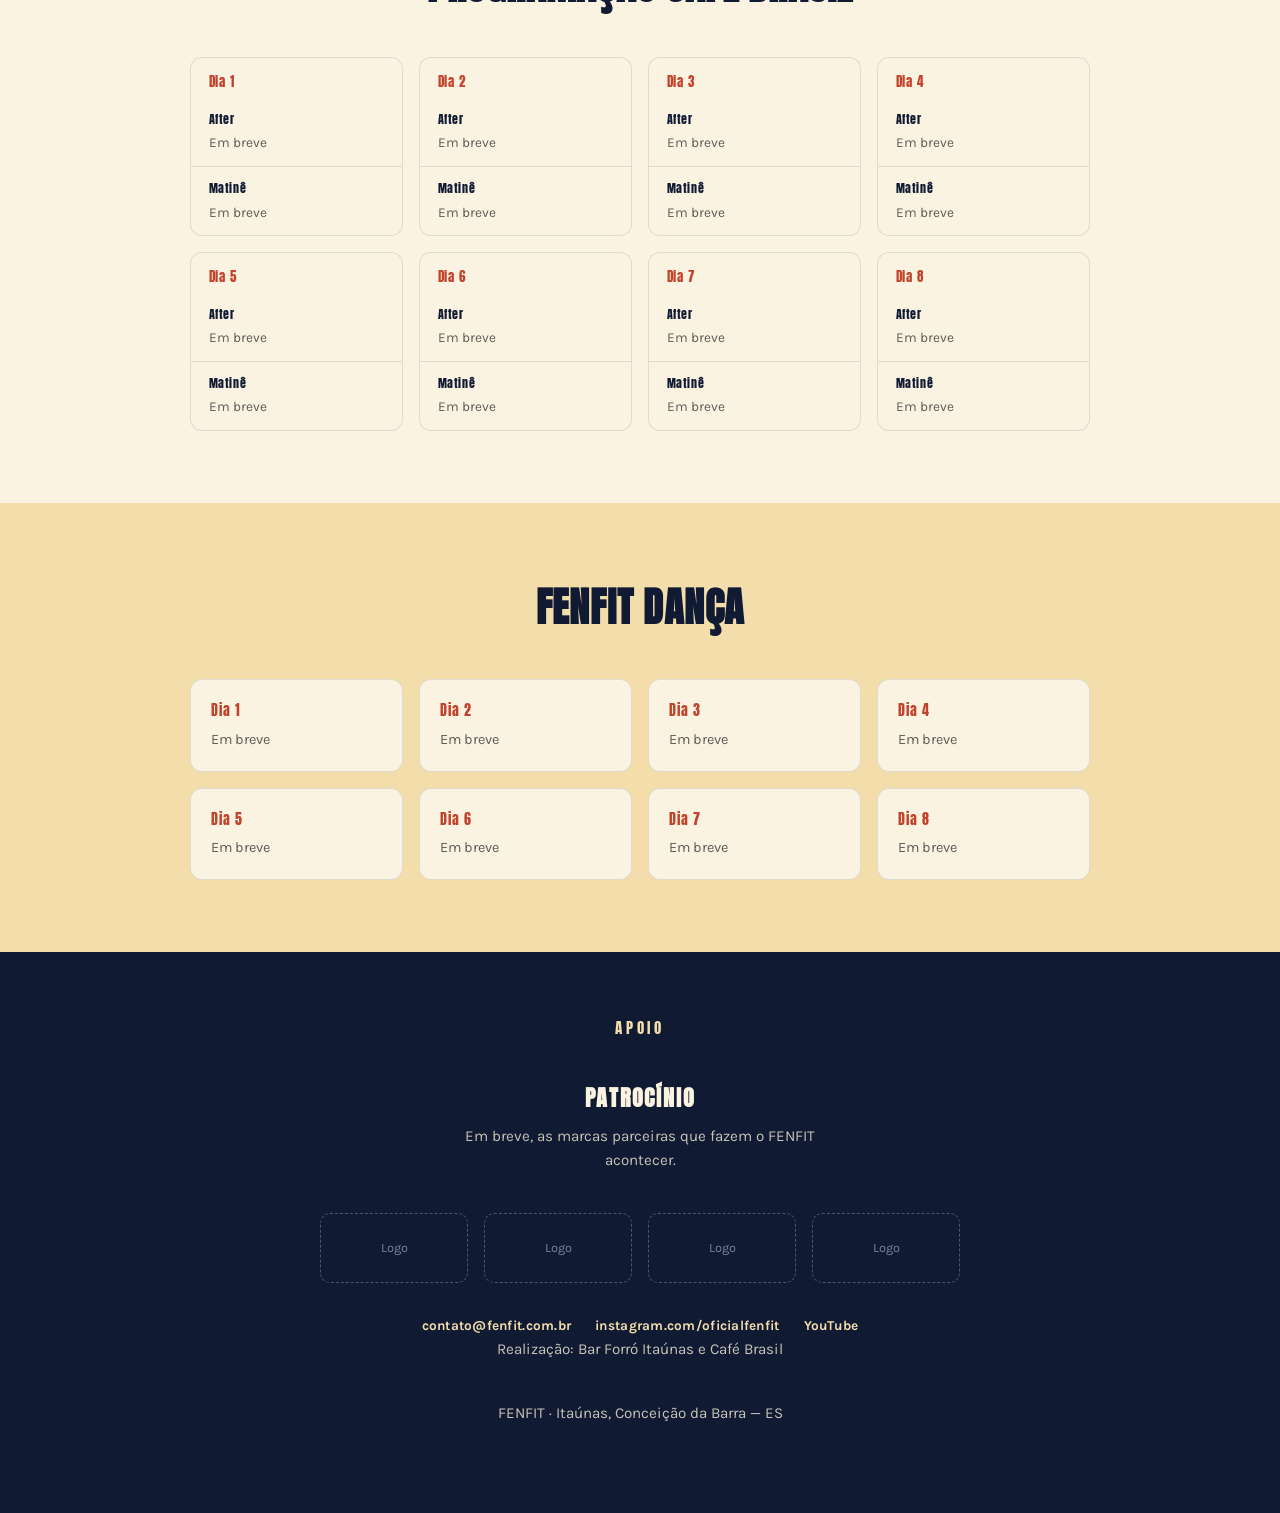
<file: programacao.html>
<!DOCTYPE html>
<html lang="pt-BR">
<head>
<meta charset="UTF-8">
<meta name="viewport" content="width=device-width, initial-scale=1.0">
<title>Programação — FENFIT 2027</title>
<link rel="icon" type="image/x-icon" href="img/favicon.ico">
<link rel="icon" type="image/png" sizes="32x32" href="img/favicon-32.png">
<link rel="apple-touch-icon" sizes="180x180" href="img/apple-touch-icon.png">
<meta name="description" content="Confira a grade completa de bandas, DJs e aulas de dança dos 8 dias do FENFIT 2027.">
<meta property="og:title" content="Programação — FENFIT 2027">
<meta property="og:description" content="Confira a grade completa de bandas, DJs e aulas de dança dos 8 dias do FENFIT 2027.">
<meta property="og:type" content="website">
<meta property="og:image" content="img/apple-touch-icon.png">
<link rel="preconnect" href="https://fonts.googleapis.com">
<link rel="preconnect" href="https://fonts.gstatic.com" crossorigin>
<link href="https://fonts.googleapis.com/css2?family=Anton&family=Karla:wght@400;500;700&display=swap" rel="stylesheet">
<link rel="stylesheet" href="css/style.css">
</head>
<body>

<nav class="navbar" id="site-nav"></nav>

<header class="page-hero">
  <svg class="dunes-mini" viewBox="0 0 1440 220" preserveAspectRatio="none" aria-hidden="true">
    <path fill="#c1432b" opacity="0.55" d="M0,140 C 240,60 420,180 700,110 C 980,40 1180,150 1440,90 L1440,220 L0,220 Z"/>
    <path fill="#f2ddab" d="M0,180 C 220,120 460,200 760,150 C 1040,105 1240,190 1440,150 L1440,220 L0,220 Z"/>
  </svg>
  <p class="eyebrow">8 dias de festival</p>
  <h1>Programação</h1>
</header>

<section class="page-banner">
  <div class="banner-slot">
    <span>Em breve — montagem com todas as atrações do FENFIT 2027</span>
  </div>
</section>

<section class="page-content">
  <p class="eyebrow">Grade completa</p>
  <h2>Bandas, DJs e aulas de dança</h2>
  <p>Em breve, a grade completa com horários, bandas, DJs e aulas de dança de cada um dos 8 dias do FENFIT 2027.</p>
</section>

<section class="prog-section tint">
  <div class="inner">
    <h2>Shows Bar Forró</h2>
    <div class="day-grid">
      <div class="day-card"><span class="day-number">Dia 1</span><p>Em breve</p></div>
      <div class="day-card"><span class="day-number">Dia 2</span><p>Em breve</p></div>
      <div class="day-card"><span class="day-number">Dia 3</span><p>Em breve</p></div>
      <div class="day-card"><span class="day-number">Dia 4</span><p>Em breve</p></div>
      <div class="day-card"><span class="day-number">Dia 5</span><p>Em breve</p></div>
      <div class="day-card"><span class="day-number">Dia 6</span><p>Em breve</p></div>
      <div class="day-card"><span class="day-number">Dia 7</span><p>Em breve</p></div>
      <div class="day-card"><span class="day-number">Dia 8</span><p>Em breve</p></div>
    </div>
  </div>
</section>

<section class="prog-section">
  <div class="inner">
    <h2>Programação Café Brasil</h2>
    <div class="day-grid">
      <div class="day-card-split"><div class="day-card-split-head">Dia 1</div><div class="half"><span class="half-label">After</span><p>Em breve</p></div><div class="half"><span class="half-label">Matinê</span><p>Em breve</p></div></div>
      <div class="day-card-split"><div class="day-card-split-head">Dia 2</div><div class="half"><span class="half-label">After</span><p>Em breve</p></div><div class="half"><span class="half-label">Matinê</span><p>Em breve</p></div></div>
      <div class="day-card-split"><div class="day-card-split-head">Dia 3</div><div class="half"><span class="half-label">After</span><p>Em breve</p></div><div class="half"><span class="half-label">Matinê</span><p>Em breve</p></div></div>
      <div class="day-card-split"><div class="day-card-split-head">Dia 4</div><div class="half"><span class="half-label">After</span><p>Em breve</p></div><div class="half"><span class="half-label">Matinê</span><p>Em breve</p></div></div>
      <div class="day-card-split"><div class="day-card-split-head">Dia 5</div><div class="half"><span class="half-label">After</span><p>Em breve</p></div><div class="half"><span class="half-label">Matinê</span><p>Em breve</p></div></div>
      <div class="day-card-split"><div class="day-card-split-head">Dia 6</div><div class="half"><span class="half-label">After</span><p>Em breve</p></div><div class="half"><span class="half-label">Matinê</span><p>Em breve</p></div></div>
      <div class="day-card-split"><div class="day-card-split-head">Dia 7</div><div class="half"><span class="half-label">After</span><p>Em breve</p></div><div class="half"><span class="half-label">Matinê</span><p>Em breve</p></div></div>
      <div class="day-card-split"><div class="day-card-split-head">Dia 8</div><div class="half"><span class="half-label">After</span><p>Em breve</p></div><div class="half"><span class="half-label">Matinê</span><p>Em breve</p></div></div>
    </div>
  </div>
</section>

<section class="prog-section tint">
  <div class="inner">
    <h2>FENFIT Dança</h2>
    <div class="day-grid">
      <div class="day-card"><span class="day-number">Dia 1</span><p>Em breve</p></div>
      <div class="day-card"><span class="day-number">Dia 2</span><p>Em breve</p></div>
      <div class="day-card"><span class="day-number">Dia 3</span><p>Em breve</p></div>
      <div class="day-card"><span class="day-number">Dia 4</span><p>Em breve</p></div>
      <div class="day-card"><span class="day-number">Dia 5</span><p>Em breve</p></div>
      <div class="day-card"><span class="day-number">Dia 6</span><p>Em breve</p></div>
      <div class="day-card"><span class="day-number">Dia 7</span><p>Em breve</p></div>
      <div class="day-card"><span class="day-number">Dia 8</span><p>Em breve</p></div>
    </div>
  </div>
</section>

<div class="modal-overlay" id="cardModal">
  <div class="modal-box">
    <button class="modal-close" aria-label="Fechar">&times;</button>
    <div class="modal-content"></div>
  </div>
</div>

<footer class="patrocinio" id="site-footer"></footer>

<script src="js/partials.js"></script>
<script src="js/script.js"></script>
</body>
</html>
</file>
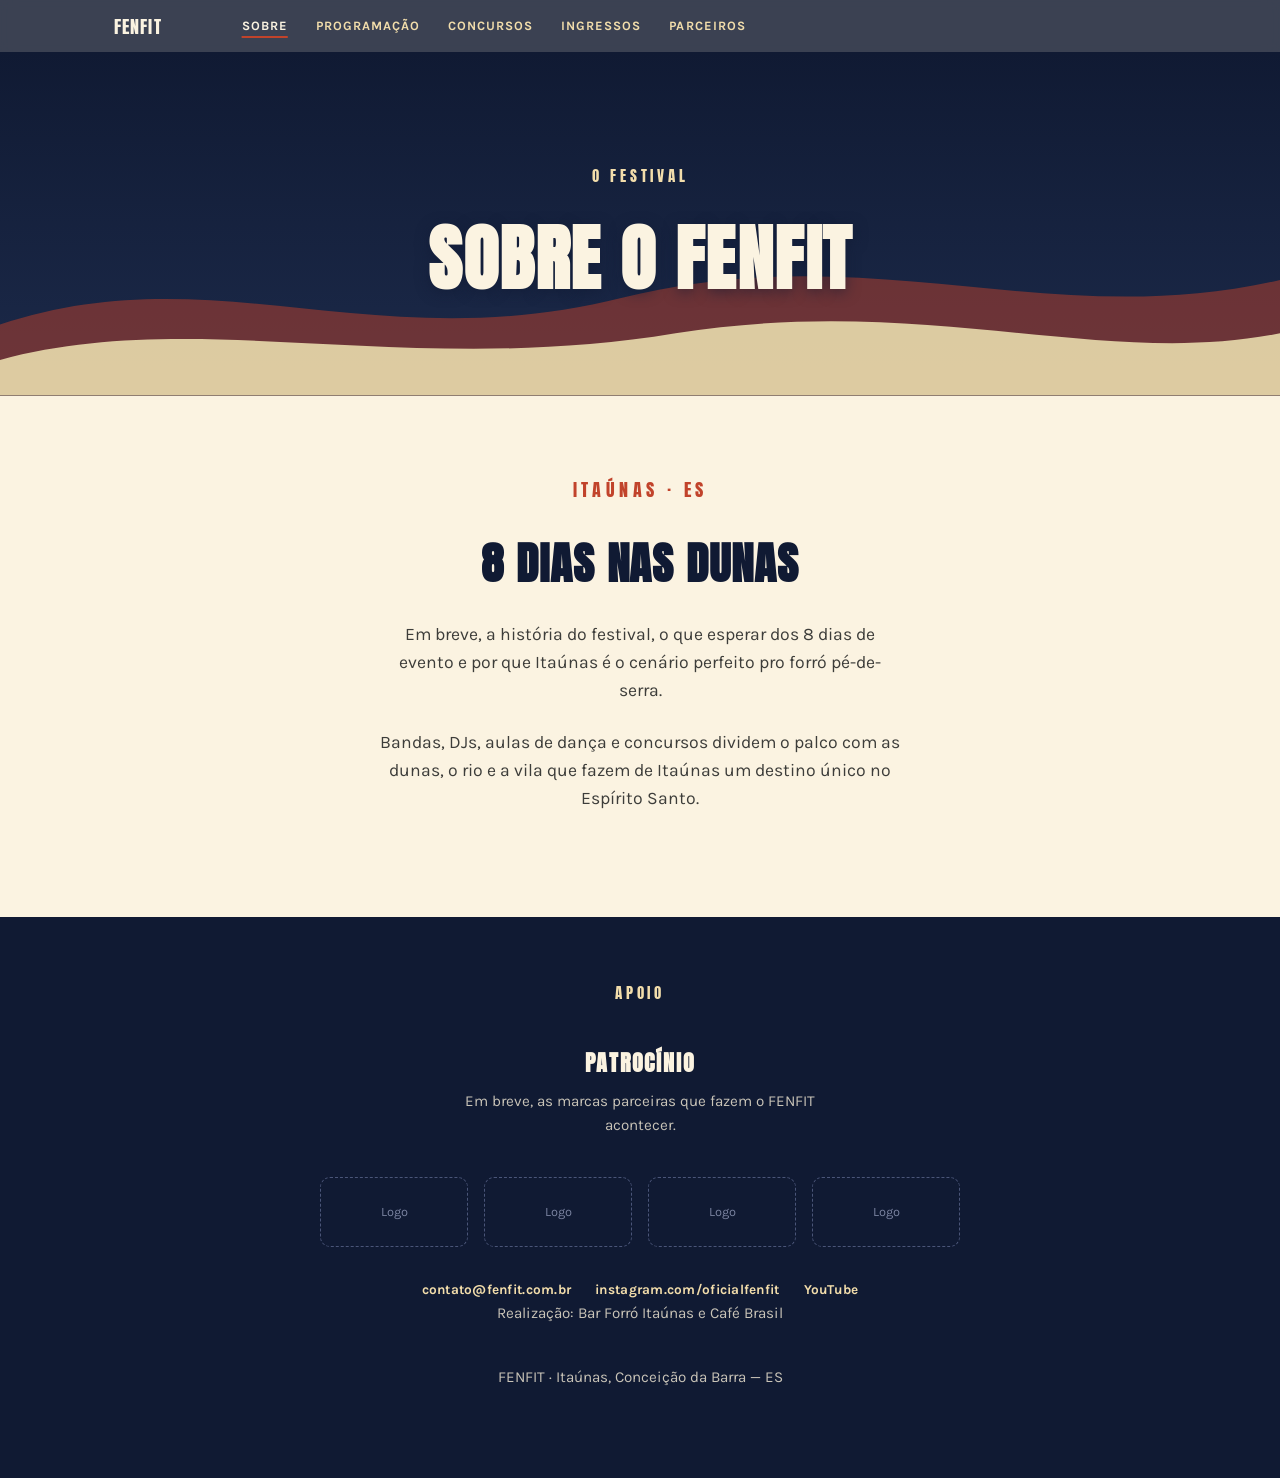
<file: sobre.html>
<!DOCTYPE html>
<html lang="pt-BR">
<head>
<meta charset="UTF-8">
<meta name="viewport" content="width=device-width, initial-scale=1.0">
<title>Sobre — FENFIT 2027</title>
<link rel="icon" type="image/x-icon" href="img/favicon.ico">
<link rel="icon" type="image/png" sizes="32x32" href="img/favicon-32.png">
<link rel="apple-touch-icon" sizes="180x180" href="img/apple-touch-icon.png">
<meta name="description" content="Conheça a história do FENFIT e por que Itaúnas é o cenário perfeito pro forró pé-de-serra.">
<meta property="og:title" content="Sobre — FENFIT 2027">
<meta property="og:description" content="Conheça a história do FENFIT e por que Itaúnas é o cenário perfeito pro forró pé-de-serra.">
<meta property="og:type" content="website">
<meta property="og:image" content="img/apple-touch-icon.png">
<link rel="preconnect" href="https://fonts.googleapis.com">
<link rel="preconnect" href="https://fonts.gstatic.com" crossorigin>
<link href="https://fonts.googleapis.com/css2?family=Anton&family=Karla:wght@400;500;700&display=swap" rel="stylesheet">
<link rel="stylesheet" href="css/style.css">
</head>
<body>

<nav class="navbar" id="site-nav"></nav>

<header class="page-hero">
  <svg class="dunes-mini" viewBox="0 0 1440 220" preserveAspectRatio="none" aria-hidden="true">
    <path fill="#c1432b" opacity="0.55" d="M0,140 C 240,60 420,180 700,110 C 980,40 1180,150 1440,90 L1440,220 L0,220 Z"/>
    <path fill="#f2ddab" d="M0,180 C 220,120 460,200 760,150 C 1040,105 1240,190 1440,150 L1440,220 L0,220 Z"/>
  </svg>
  <p class="eyebrow">O festival</p>
  <h1>Sobre o FENFIT</h1>
</header>

<section class="page-content">
  <p class="eyebrow">Itaúnas · ES</p>
  <h2>8 dias nas dunas</h2>
  <p>Em breve, a história do festival, o que esperar dos 8 dias de evento e por que Itaúnas é o cenário perfeito pro forró pé-de-serra.</p>
  <p>Bandas, DJs, aulas de dança e concursos dividem o palco com as dunas, o rio e a vila que fazem de Itaúnas um destino único no Espírito Santo.</p>
</section>

<footer class="patrocinio" id="site-footer"></footer>

<script src="js/partials.js"></script>
<script src="js/script.js"></script>
</body>
</html>
</file>
<file: css/style.css>
:root{
  --night:#1c2a4a;
  --night-deep:#101a33;
  --sand:#f2ddab;
  --terracotta:#c1432b;
  --terracotta-dark:#9c3421;
  --palm:#3f6b4c;
  --cream:#fbf3e1;
}

*{ box-sizing:border-box; margin:0; padding:0; }

html{ scroll-behavior:smooth; }

body{
  font-family:'Karla', sans-serif;
  background:var(--cream);
  color:var(--night-deep);
  line-height:1.6;
  overflow-x:hidden;
}

h1, h2, .eyebrow{
  font-family:'Anton', sans-serif;
  text-transform:uppercase;
  letter-spacing:0.02em;
}

a{ text-decoration:none; }

.btn{
  display:inline-block;
  font-family:'Karla', sans-serif;
  font-weight:700;
  font-size:1.05rem;
  padding:1rem 2.25rem;
  border-radius:999px;
  border:2px solid transparent;
  cursor:pointer;
  transition:transform 0.15s ease, box-shadow 0.15s ease;
}
.btn:hover{ transform:translateY(-2px); }
.btn:focus-visible{ outline:3px solid var(--sand); outline-offset:3px; }

.btn-primary{
  background:var(--terracotta);
  color:var(--cream);
  box-shadow:0 6px 0 var(--terracotta-dark);
}
.btn-primary:hover{ box-shadow:0 8px 0 var(--terracotta-dark); }
.btn-primary:active{ transform:translateY(2px); box-shadow:0 3px 0 var(--terracotta-dark); }

.btn-outline{
  background:transparent;
  color:var(--night-deep);
  border-color:var(--night-deep);
}
.btn-outline:hover{ background:var(--night-deep); color:var(--cream); }

/* ---------- NAVBAR ---------- */
.navbar{
  position:sticky;
  top:0;
  z-index:50;
  background:rgba(16,26,51,0.82);
  backdrop-filter:blur(8px);
  -webkit-backdrop-filter:blur(8px);
}

.nav-inner{
  max-width:1100px;
  margin:0 auto;
  padding:1rem 1.5rem;
  display:flex;
  align-items:center;
  justify-content:flex-start;
  gap:2.5rem;
  flex-wrap:wrap;
}

.nav-logo{
  font-family:'Anton', sans-serif;
  font-size:1.15rem;
  line-height:1;
  letter-spacing:0.06em;
  color:var(--cream);
}

.nav-right-group{
  display:flex;
  align-items:center;
}

.nav-current-page{
  display:none;
  font-family:'Karla', sans-serif;
  font-weight:700;
  font-size:0.78rem;
  text-transform:uppercase;
  letter-spacing:0.06em;
  color:var(--cream);
  border-bottom:2px solid var(--terracotta);
  padding-bottom:0.15rem;
  white-space:nowrap;
  overflow:hidden;
  max-width:200px;
  opacity:1;
  transform:translateX(0);
  margin-right:0.6rem;
  transition:opacity 0.22s ease, transform 0.22s ease, max-width 0.22s ease, margin-right 0.22s ease;
}

.nav-links{
  display:flex;
  align-items:center;
  gap:1.75rem;
  flex-wrap:wrap;
}

.nav-links a{
  font-family:'Karla', sans-serif;
  font-weight:700;
  font-size:0.8rem;
  text-transform:uppercase;
  letter-spacing:0.08em;
  color:var(--sand);
  transition:color 0.15s ease;
}
.nav-links a:hover{ color:var(--cream); }
.nav-links a:focus-visible{ outline:2px solid var(--sand); outline-offset:4px; }
.nav-links a.active{
  color:var(--cream);
  text-decoration:underline;
  text-decoration-color:var(--terracotta);
  text-decoration-thickness:2px;
  text-underline-offset:6px;
}

.nav-toggle-menu{
  display:none;
  background:none;
  border:none;
  color:var(--cream);
  font-size:1.5rem;
  line-height:1;
  cursor:pointer;
  padding:0.25rem 0.35rem;
}
.nav-toggle-menu:focus-visible{ outline:2px solid var(--sand); outline-offset:3px; }

.nav-item{ position:relative; display:flex; align-items:center; }

.nav-item-row{
  display:flex;
  align-items:center;
  gap:0.25rem;
}

.nav-toggle-sub{
  display:none;
  background:none;
  border:none;
  color:var(--sand);
  font-size:1rem;
  padding:0.4rem;
  cursor:pointer;
  transition:transform 0.2s ease;
}

.dropdown{
  position:absolute;
  top:100%;
  left:0;
  margin-top:0.75rem;
  min-width:270px;
  padding:0.5rem;
  background:var(--night-deep);
  border:1px solid rgba(242,221,171,0.15);
  border-radius:10px;
  box-shadow:0 12px 28px rgba(0,0,0,0.3);
  display:flex;
  flex-direction:column;
  gap:0.15rem;
  opacity:0;
  visibility:hidden;
  transform:translateY(-6px);
  transition:opacity 0.15s ease, transform 0.15s ease, visibility 0.15s;
}
.nav-item:hover .dropdown,
.nav-item:focus-within .dropdown{
  opacity:1;
  visibility:visible;
  transform:translateY(0);
}

.dropdown a{
  display:block;
  padding:0.65rem 0.85rem;
  border-radius:6px;
  font-size:0.75rem;
  white-space:nowrap;
  letter-spacing:0.03em;
}
.dropdown a:hover{ background:rgba(242,221,171,0.1); }

/* ---------- MENU MOBILE ---------- */
@media (max-width:860px){
  .nav-inner{
    justify-content:space-between;
    padding:0.65rem 1.25rem;
    gap:0.75rem;
    position:relative;
  }
  .nav-toggle-menu{ display:inline-flex; font-size:1.3rem; }
  .nav-current-page{ display:inline-block; }
  .navbar.menu-open .nav-current-page{
    opacity:0;
    transform:translateX(10px);
    max-width:0;
    margin-right:0;
  }

  /* Logo e botão ficam sempre visíveis, por cima do painel de tela cheia */
  .nav-logo, .nav-right-group{
    position:relative;
    z-index:130;
  }

  .nav-links{
    position:fixed;
    inset:0;
    width:100vw;
    height:100vh;
    height:100dvh;
    background:var(--night-deep);
    flex-direction:column;
    align-items:flex-start;
    justify-content:flex-start;
    gap:0;
    padding:5.5rem 1.5rem 2rem;
    overflow-y:auto;
    -webkit-overflow-scrolling:touch;
    transform:translateX(100%);
    transition:transform 0.3s ease;
    z-index:120;
  }
  .navbar.menu-open .nav-links{
    transform:translateX(0);
  }
  .nav-links a{ width:100%; padding:0.85rem 0.25rem; }

  .nav-item{ width:100%; flex-direction:column; align-items:stretch; }
  .nav-item-row{ justify-content:space-between; width:100%; }
  .nav-toggle-sub{ display:inline-flex; }

  .dropdown{
    position:static;
    opacity:1;
    visibility:visible;
    transform:none;
    box-shadow:none;
    border:none;
    background:rgba(0,0,0,0.15);
    margin-top:0;
    padding:0.25rem 0.25rem 0.5rem 1rem;
    min-width:0;
    width:100%;
    display:none;
  }
  .nav-item:hover .dropdown,
  .nav-item:focus-within .dropdown{ display:none; }
  .nav-item.open .dropdown{ display:flex; }
  .nav-item.open .nav-toggle-sub{ transform:rotate(180deg); }
}


/* ---------- HERO ---------- */
.hero{
  position:relative;
  min-height:92vh;
  display:flex;
  align-items:center;
  justify-content:center;
  overflow:hidden;
  background:linear-gradient(180deg, var(--night-deep) 0%, var(--night) 55%, var(--terracotta) 100%);
}

.stars{
  position:absolute;
  top:0; left:0;
  width:100%;
  height:62%;
  pointer-events:none;
}
.stars circle{ fill:var(--cream); opacity:0; }
@media (prefers-reduced-motion: no-preference){
  .stars circle{
    animation:
      starIn 2.2s ease-out var(--d, 0s) both,
      starTwinkle 4.5s ease-in-out calc(var(--d, 0s) + 2.2s) infinite;
  }
  @keyframes starIn{
    from{ opacity:0; transform:scale(0.3); }
    to{ opacity:var(--o, 0.8); transform:scale(1); }
  }
  @keyframes starTwinkle{
    0%, 100%{ opacity:var(--o, 0.8); }
    50%{ opacity:calc(var(--o, 0.8) * 0.4); }
  }
}
@media (prefers-reduced-motion: reduce){
  .stars circle{ opacity:var(--o, 0.8); }
}

.sun{
  position:absolute;
  bottom:18%;
  left:50%;
  transform:translate(-50%, 0);
  width:min(46vw, 420px);
  height:min(46vw, 420px);
  border-radius:50%;
  background:radial-gradient(circle at 50% 50%, var(--sand) 0%, var(--terracotta) 70%, transparent 72%);
  opacity:0.9;
}
@media (max-width:640px){
  .hero{ min-height:74vh; }
  .sun{
    width:min(58vw, 260px);
    height:min(58vw, 260px);
    bottom:10%;
  }
}
@media (prefers-reduced-motion: no-preference){
  .sun{ animation:sunrise 2.4s cubic-bezier(0.22, 1, 0.36, 1) both, glow 5s ease-in-out infinite 2.4s; }
  @keyframes sunrise{
    from{ transform:translate(-50%, 45%); opacity:0; }
    60%{ opacity:1; }
    to{ transform:translate(-50%, 0); opacity:0.9; }
  }
  @keyframes glow{ 0%,100%{ opacity:0.85; } 50%{ opacity:1; } }
}

.dunes{
  position:absolute;
  bottom:0; left:0;
  width:100%;
  height:auto;
  display:block;
}

.hero-content{
  position:relative;
  z-index:2;
  text-align:center;
  color:var(--cream);
  padding:1.5rem;
}

.eyebrow{
  font-size:0.95rem;
  letter-spacing:0.25em;
  color:var(--sand);
  margin-bottom:0.75rem;
}

.hero-content h1{
  font-size:clamp(3.5rem, 13vw, 8rem);
  line-height:0.95;
  color:var(--cream);
  text-shadow:0 4px 0 rgba(0,0,0,0.15);
}

.subtitle{
  font-size:clamp(1.05rem, 2.4vw, 1.4rem);
  max-width:34ch;
  margin:1.25rem auto 2.25rem;
  color:var(--sand);
  text-shadow:0 2px 10px rgba(16,26,51,0.6);
}

/* ---------- PÁGINAS INTERNAS ---------- */
.page-hero{
  position:relative;
  background:linear-gradient(180deg, var(--night-deep) 0%, var(--night) 100%);
  padding:7rem 1.5rem 5rem;
  text-align:center;
  color:var(--cream);
  overflow:hidden;
}
.page-hero .eyebrow{ color:var(--sand); position:relative; z-index:2; }
.page-hero h1{
  font-size:clamp(2.4rem, 7vw, 4.5rem);
  color:var(--cream);
  position:relative;
  z-index:2;
  text-shadow:0 3px 14px rgba(16,26,51,0.55);
}
.page-hero .dunes-mini{
  position:absolute;
  bottom:0; left:0;
  width:100%;
  height:auto;
  display:block;
  opacity:0.9;
}

.page-banner{
  max-width:1100px;
  margin:-3rem auto 0;
  padding:0 1.5rem;
  position:relative;
  z-index:3;
}
.page-banner .banner-slot{
  aspect-ratio:21/6;
  border:2px dashed rgba(28,42,74,0.25);
  border-radius:16px;
  background:var(--sand);
  display:flex;
  align-items:center;
  justify-content:center;
  text-align:center;
  padding:1rem;
  color:var(--night-deep);
  font-family:'Karla', sans-serif;
  font-weight:700;
  font-size:0.85rem;
  text-transform:uppercase;
  letter-spacing:0.05em;
  box-shadow:0 12px 28px rgba(16,26,51,0.15);
}
@media (max-width:600px){
  .page-banner .banner-slot{ aspect-ratio:4/3; }
}

.breadcrumb{
  display:inline-block;
  font-family:'Karla', sans-serif;
  font-size:0.8rem;
  font-weight:700;
  text-transform:uppercase;
  letter-spacing:0.05em;
  color:var(--sand);
  margin-bottom:1.25rem;
}
.breadcrumb:hover{ text-decoration:underline; }

.breadcrumb-dark{ color:var(--terracotta); }

.page-content{
  max-width:760px;
  margin:0 auto;
  padding:5rem 1.5rem;
  text-align:center;
}
.page-content .eyebrow{ color:var(--terracotta); }
.page-content h2{
  font-size:clamp(2rem, 5.5vw, 2.8rem);
  color:var(--night-deep);
  margin-bottom:1.25rem;
}
.page-content p{
  font-size:1.1rem;
  color:#3d3d3a;
  max-width:52ch;
  margin:0 auto 1.5rem;
}
.page-content .btn{ margin-top:0.75rem; }

.prog-section{ padding:4.5rem 1.5rem; }
.prog-section.tint{ background:var(--sand); }
.prog-section .inner{
  max-width:900px;
  margin:0 auto;
  text-align:center;
}
.prog-section .eyebrow{ color:var(--terracotta); }
.prog-section h2{
  font-size:clamp(1.8rem, 5vw, 2.5rem);
  color:var(--night-deep);
}

.concurso-submenu{
  display:flex;
  justify-content:center;
  gap:1rem;
  flex-wrap:wrap;
  margin:2rem 0 0.5rem;
}
.concurso-submenu a{
  font-family:'Karla', sans-serif;
  font-weight:700;
  font-size:0.8rem;
  text-transform:uppercase;
  letter-spacing:0.05em;
  padding:0.65rem 1.25rem;
  border-radius:999px;
  border:2px solid var(--terracotta);
  color:var(--terracotta);
  transition:background 0.15s ease, color 0.15s ease;
}
.concurso-submenu a:hover{ background:var(--terracotta); color:var(--cream); }

.day-grid{
  display:grid;
  grid-template-columns:repeat(4, 1fr);
  gap:1rem;
  max-width:900px;
  margin:2.5rem auto 0;
  text-align:left;
}
@media (max-width:720px){
  .day-grid{ grid-template-columns:repeat(2, 1fr); }
}
@media (max-width:420px){
  .day-grid{ grid-template-columns:1fr; }
}
.day-card{
  background:var(--cream);
  border:1.5px solid rgba(28,42,74,0.12);
  border-radius:12px;
  padding:1.25rem;
  cursor:pointer;
  transition:transform 0.2s ease, box-shadow 0.2s ease;
}
.day-card:hover{
  transform:scale(1.05);
  box-shadow:0 10px 24px rgba(28,42,74,0.15);
}
.day-card .day-number{
  display:block;
  font-family:'Anton', sans-serif;
  font-size:0.85rem;
  color:var(--terracotta);
  letter-spacing:0.08em;
  margin-bottom:0.35rem;
}
.day-card p{
  margin:0;
  font-size:0.9rem;
  color:#5c5c58;
  max-width:none;
}

.day-card-split{
  background:var(--cream);
  border:1.5px solid rgba(28,42,74,0.12);
  border-radius:12px;
  overflow:hidden;
  cursor:pointer;
  transition:transform 0.2s ease, box-shadow 0.2s ease;
}
.day-card-split:hover{
  transform:scale(1.05);
  box-shadow:0 10px 24px rgba(28,42,74,0.15);
}
.day-card-split .day-card-split-head{
  padding:0.85rem 1.1rem 0.35rem;
  font-family:'Anton', sans-serif;
  font-size:0.8rem;
  color:var(--terracotta);
  letter-spacing:0.06em;
}
.day-card-split .half{ padding:0.75rem 1.1rem; }
.day-card-split .half + .half{ border-top:1px solid rgba(28,42,74,0.12); }
.day-card-split .half-label{
  display:block;
  font-family:'Anton', sans-serif;
  font-size:0.75rem;
  color:var(--night-deep);
  letter-spacing:0.05em;
  margin-bottom:0.2rem;
}
.day-card-split .half p{
  margin:0;
  font-size:0.85rem;
  color:#5c5c58;
}

/* ---------- MODAL DO CARD ---------- */
.modal-overlay{
  position:fixed;
  inset:0;
  background:rgba(16,26,51,0.65);
  display:flex;
  align-items:center;
  justify-content:center;
  padding:1.5rem;
  opacity:0;
  visibility:hidden;
  transition:opacity 0.2s ease, visibility 0.2s;
  z-index:200;
}
.modal-overlay.is-open{
  opacity:1;
  visibility:visible;
}

.modal-box{
  position:relative;
  background:var(--cream);
  border-radius:16px;
  padding:2.5rem 2rem 2rem;
  max-width:400px;
  width:100%;
  text-align:left;
  box-shadow:0 24px 48px rgba(0,0,0,0.3);
  transform:scale(0.94);
  transition:transform 0.2s ease;
}
.modal-overlay.is-open .modal-box{ transform:scale(1); }

.modal-close{
  position:absolute;
  top:0.75rem;
  right:0.75rem;
  width:36px;
  height:36px;
  border:none;
  border-radius:50%;
  background:transparent;
  color:var(--night-deep);
  font-size:1.4rem;
  line-height:1;
  cursor:pointer;
  transition:background 0.15s ease;
}
.modal-close:hover{ background:rgba(28,42,74,0.08); }
.modal-close:focus-visible{ outline:2px solid var(--terracotta); outline-offset:2px; }

.modal-content .day-number{
  display:block;
  font-family:'Anton', sans-serif;
  font-size:1rem;
  color:var(--terracotta);
  letter-spacing:0.06em;
  margin-bottom:0.5rem;
}
.modal-content .day-card-split-head{
  font-family:'Anton', sans-serif;
  font-size:1rem;
  color:var(--terracotta);
  letter-spacing:0.06em;
  margin-bottom:0.75rem;
}
.modal-content .half{ padding:0.5rem 0; }
.modal-content .half + .half{ border-top:1px solid rgba(28,42,74,0.12); }
.modal-content .half-label{
  display:block;
  font-family:'Anton', sans-serif;
  font-size:0.85rem;
  color:var(--night-deep);
  letter-spacing:0.05em;
  margin-bottom:0.2rem;
}
.modal-content p{
  margin:0;
  font-size:0.95rem;
  color:#5c5c58;
}

/* ---------- REVELAR AO ROLAR ---------- */
.reveal-init{
  opacity:0;
  transition:opacity 0.6s ease;
}
.reveal-init.is-visible{
  opacity:1;
}
@media (prefers-reduced-motion: reduce){
  .reveal-init{ opacity:1; transition:none; }
}

/* ---------- TEMA ALTERNATIVO (Parceiros) ---------- */
body.theme-palm .page-content .eyebrow,
body.theme-palm .prog-section .eyebrow,
body.theme-palm .breadcrumb-dark{
  color:var(--palm);
}
body.theme-palm .btn-primary{
  background:var(--palm);
  box-shadow:0 6px 0 #2c4d37;
}
body.theme-palm .btn-primary:hover{ box-shadow:0 8px 0 #2c4d37; }
body.theme-palm .btn-primary:active{ box-shadow:0 3px 0 #2c4d37; }

/* ---------- PATROCÍNIO (rodapé) ---------- */
footer.patrocinio{
  background:var(--night-deep);
  color:var(--cream);
  padding:4rem 1.5rem 3rem;
  text-align:center;
}

footer.patrocinio .eyebrow{ color:var(--sand); }

footer.patrocinio h3{
  font-family:'Anton', sans-serif;
  text-transform:uppercase;
  font-size:1.4rem;
  letter-spacing:0.08em;
  margin-bottom:0.5rem;
}

footer.patrocinio p{
  color:#c9c4b8;
  max-width:40ch;
  margin:0 auto 2.5rem;
  font-size:0.95rem;
}

.sponsor-grid{
  display:grid;
  grid-template-columns:repeat(auto-fit, minmax(120px, 1fr));
  gap:1rem;
  max-width:640px;
  margin:0 auto;
}

.sponsor-slot{
  border:1.5px dashed #4a5578;
  border-radius:10px;
  height:70px;
  display:flex;
  align-items:center;
  justify-content:center;
  font-size:0.8rem;
  color:#7a83a0;
}

.footer-note{
  margin-top:2.5rem;
  font-size:0.8rem;
  color:#5c6788;
}

.footer-contacts{
  display:flex;
  justify-content:center;
  flex-wrap:wrap;
  gap:1.5rem;
  margin-top:2rem;
}
.footer-contacts a{
  font-family:'Karla', sans-serif;
  font-weight:700;
  font-size:0.85rem;
  letter-spacing:0.02em;
  color:var(--sand);
  transition:color 0.15s ease;
}
.footer-contacts a:hover{ color:var(--cream); }
</file>
